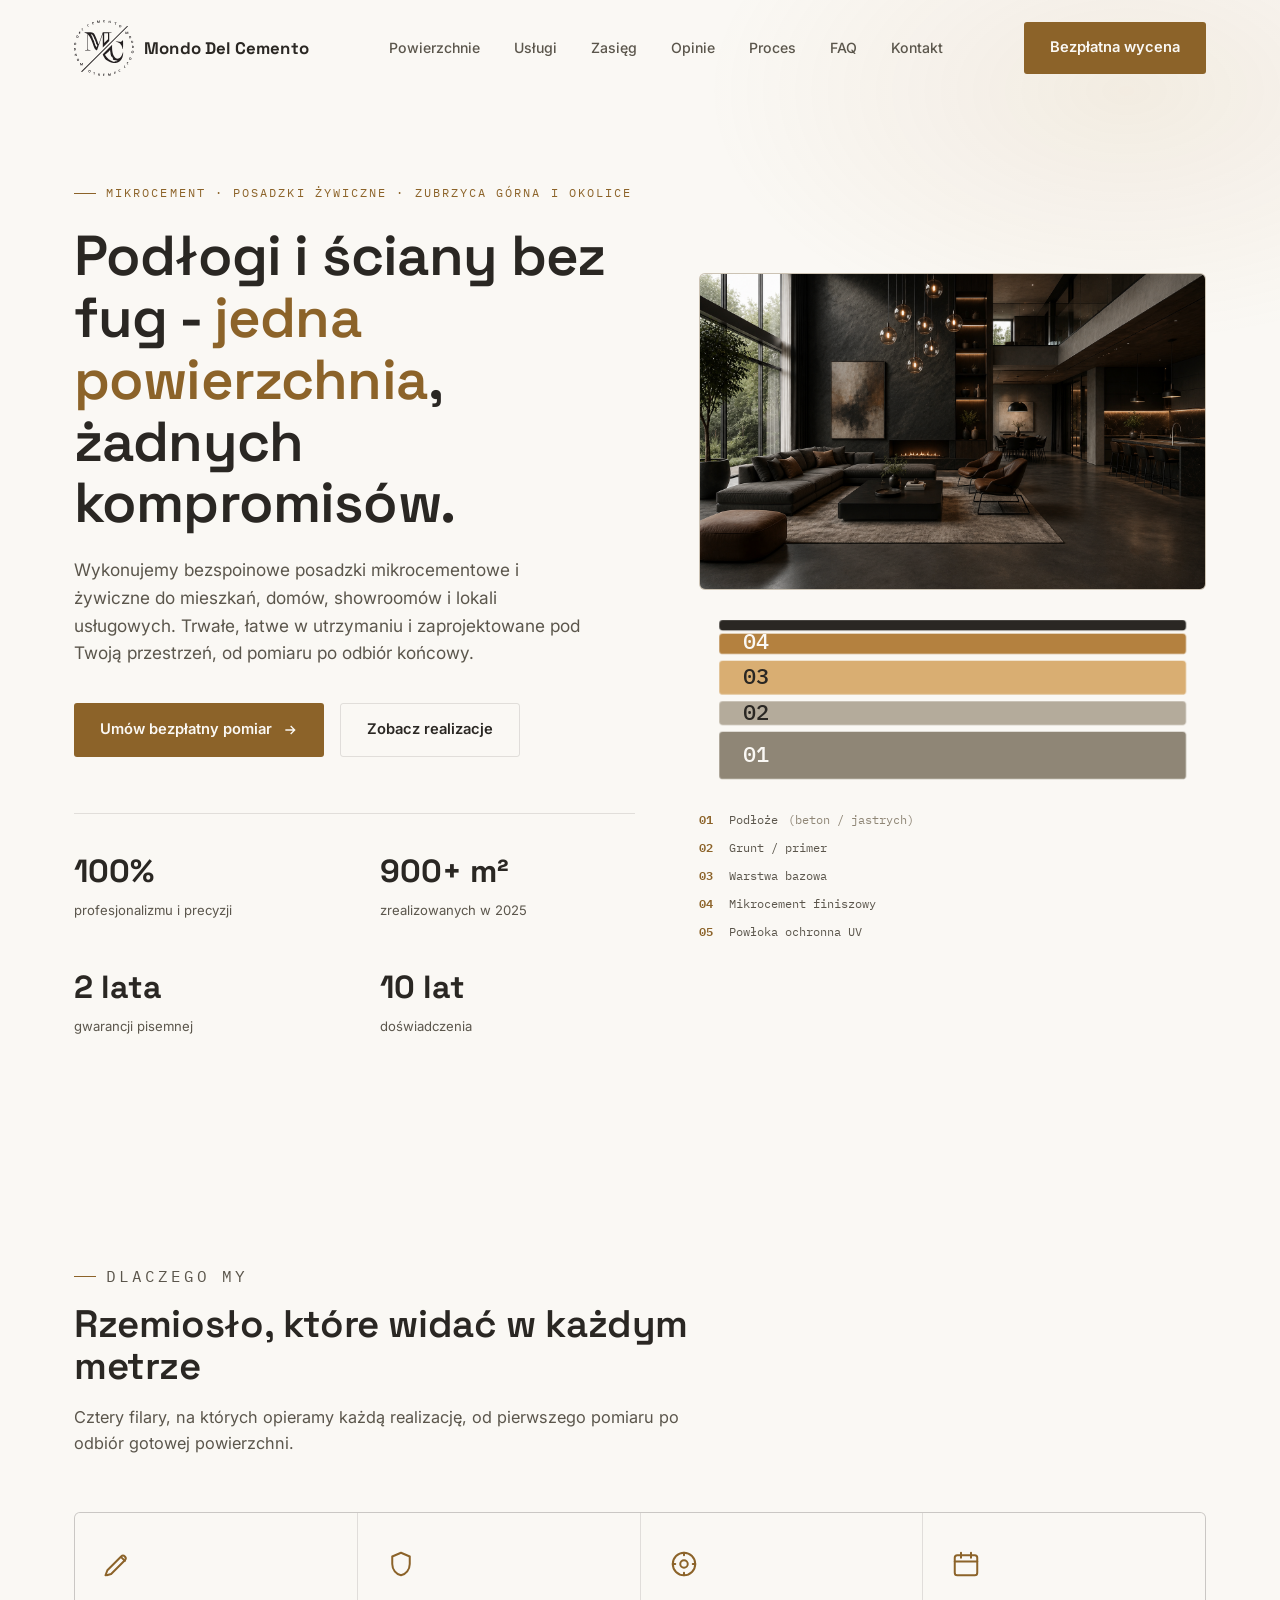
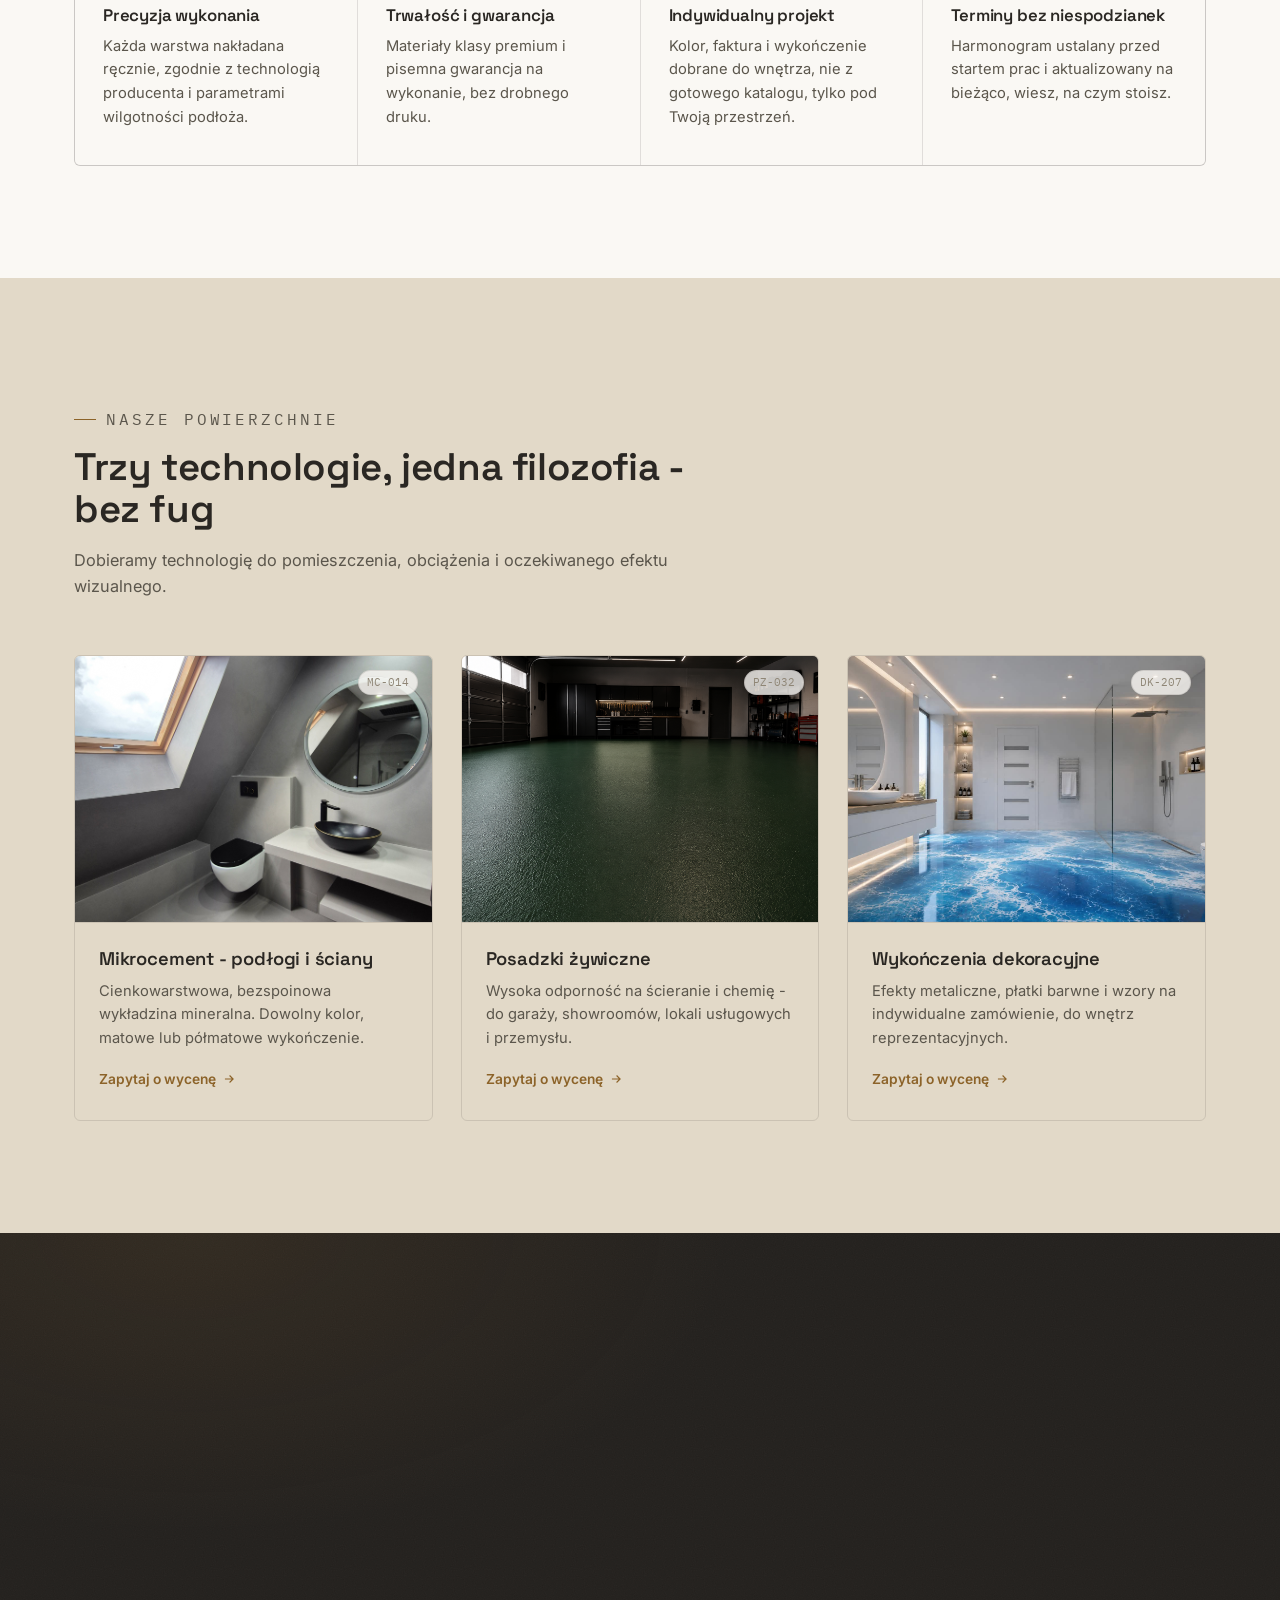
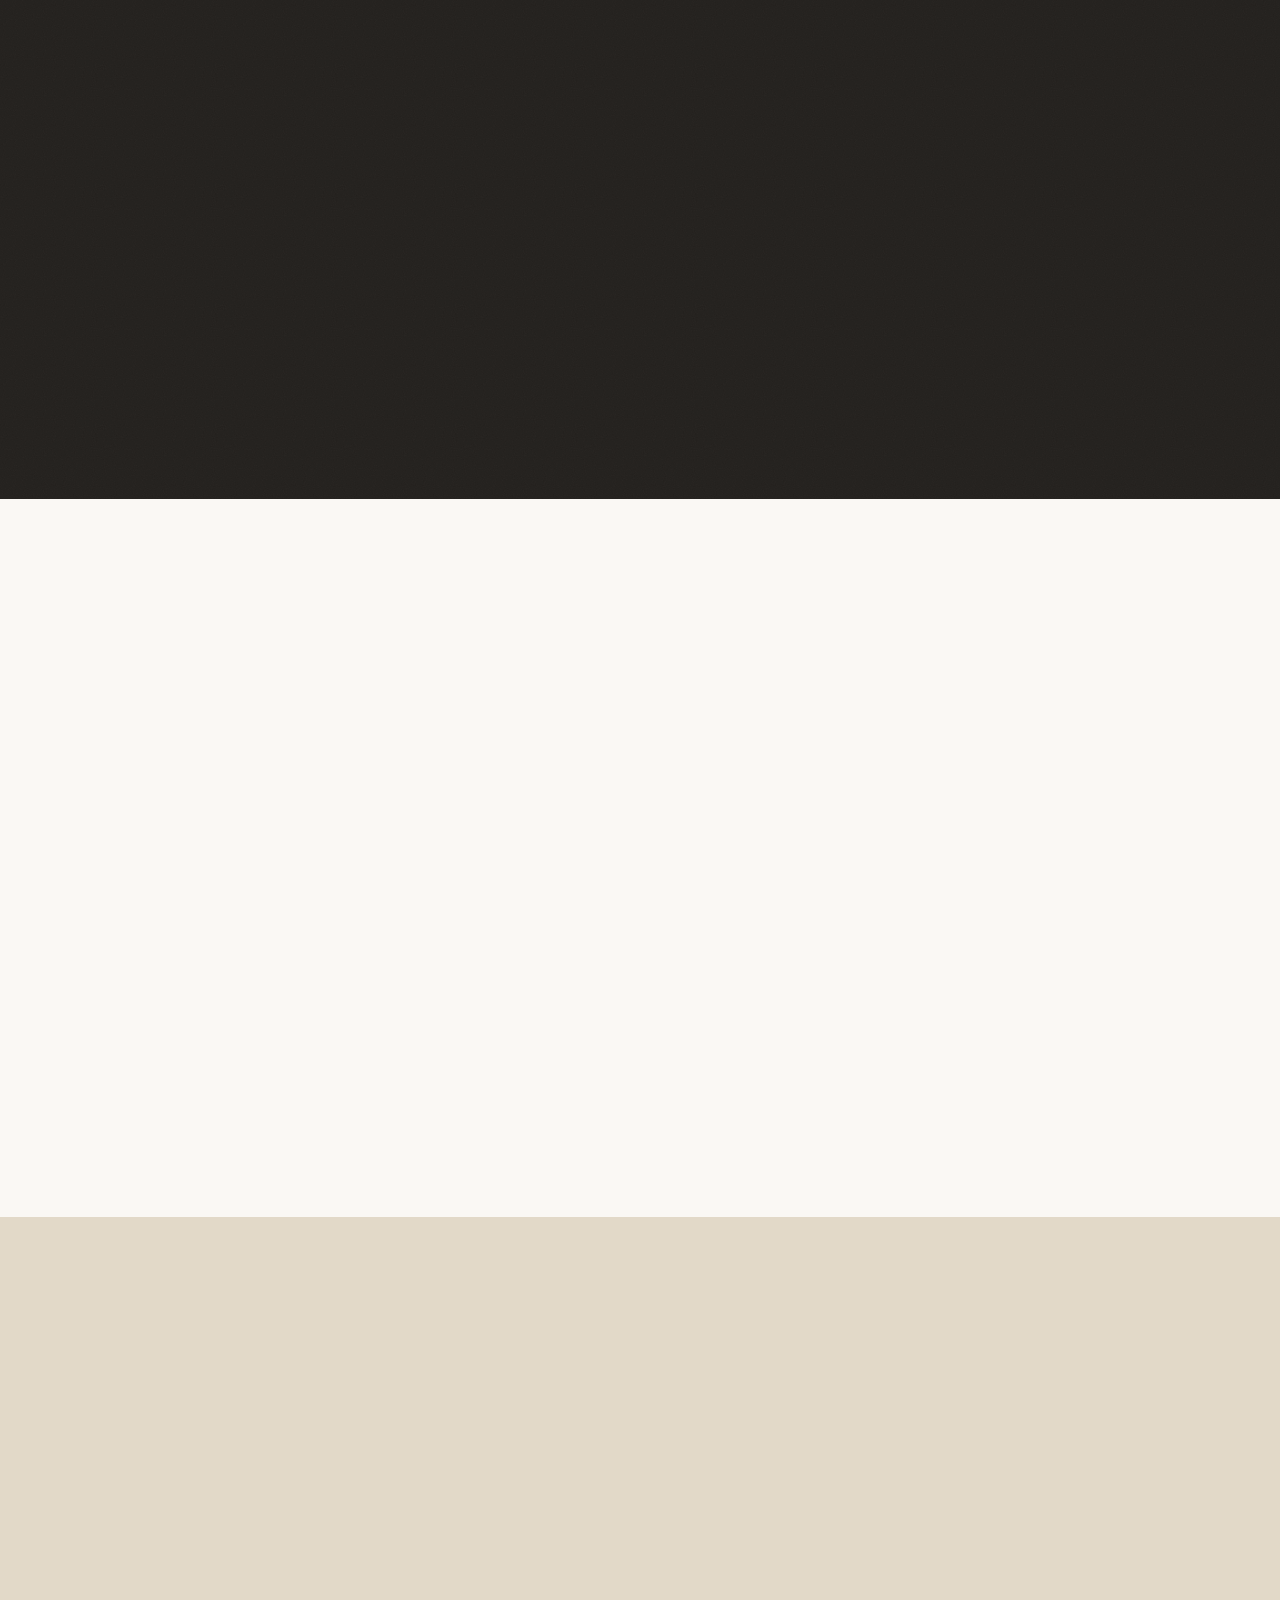
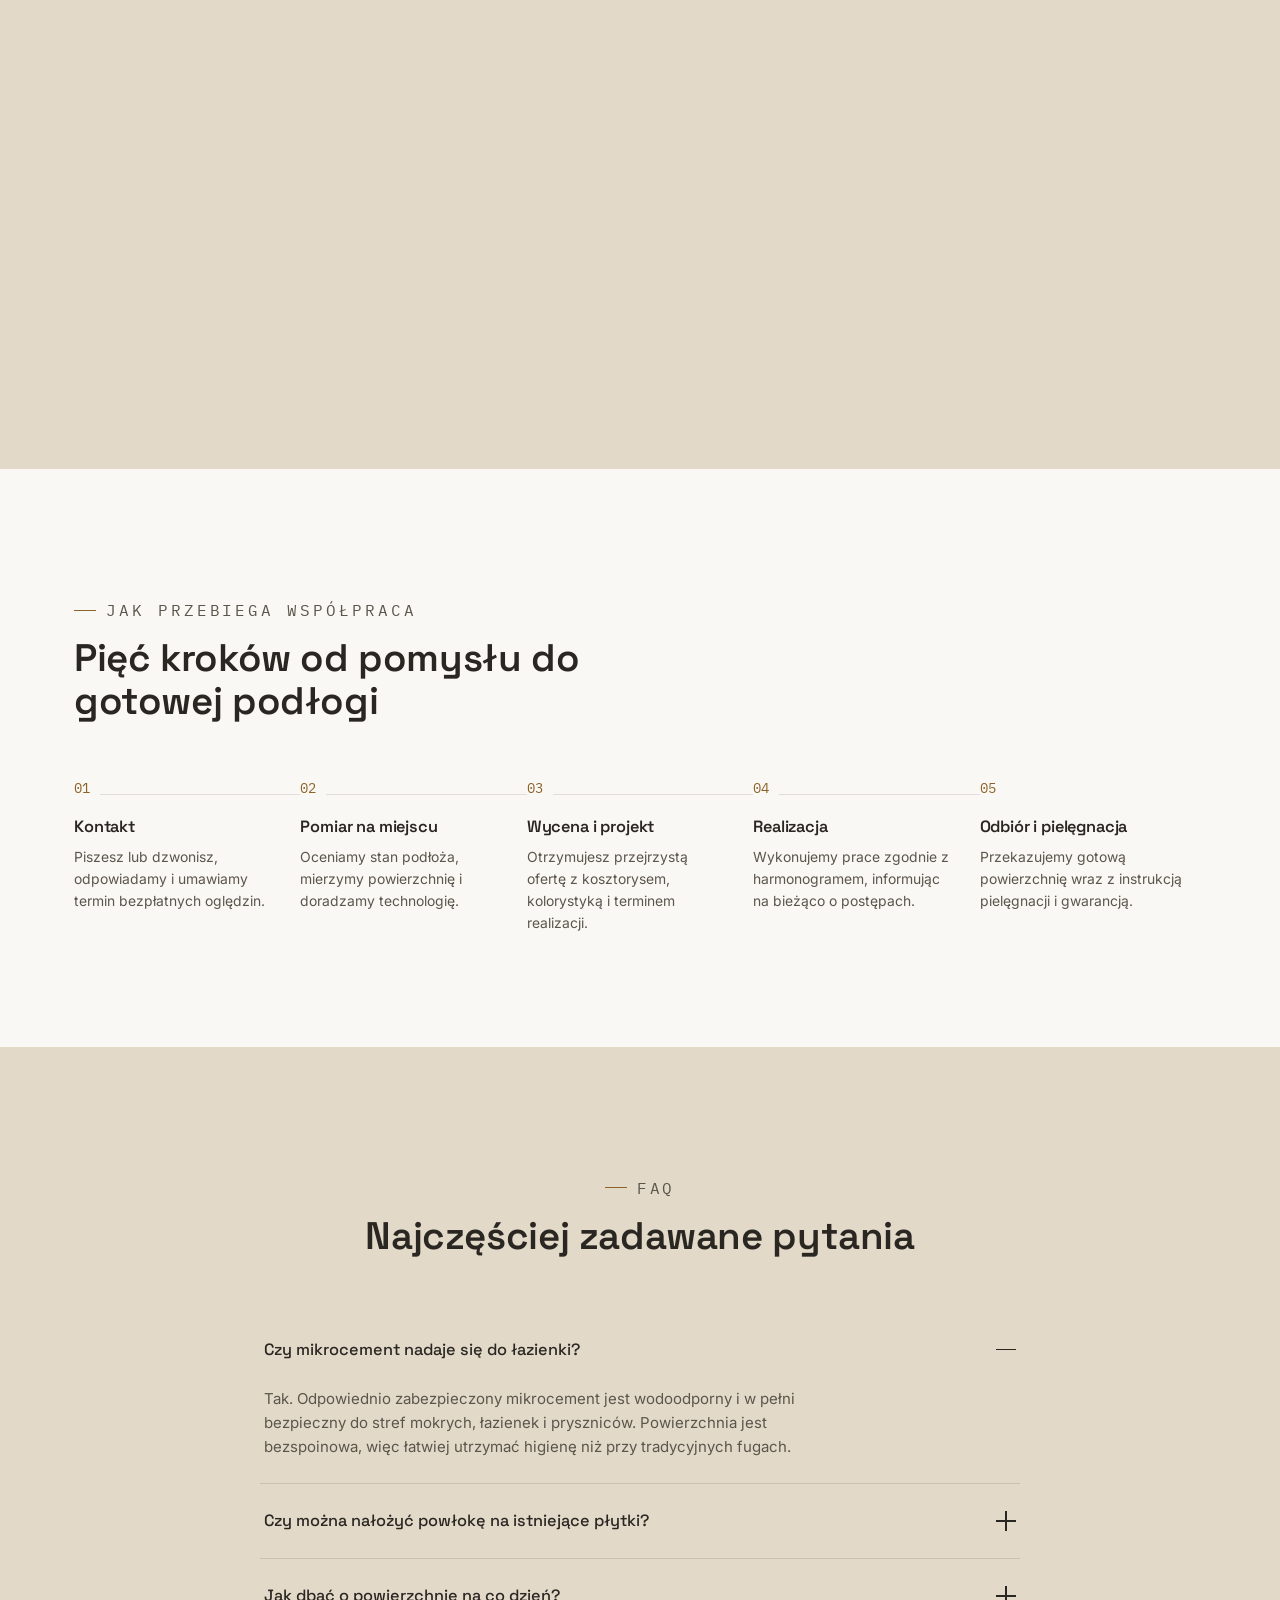
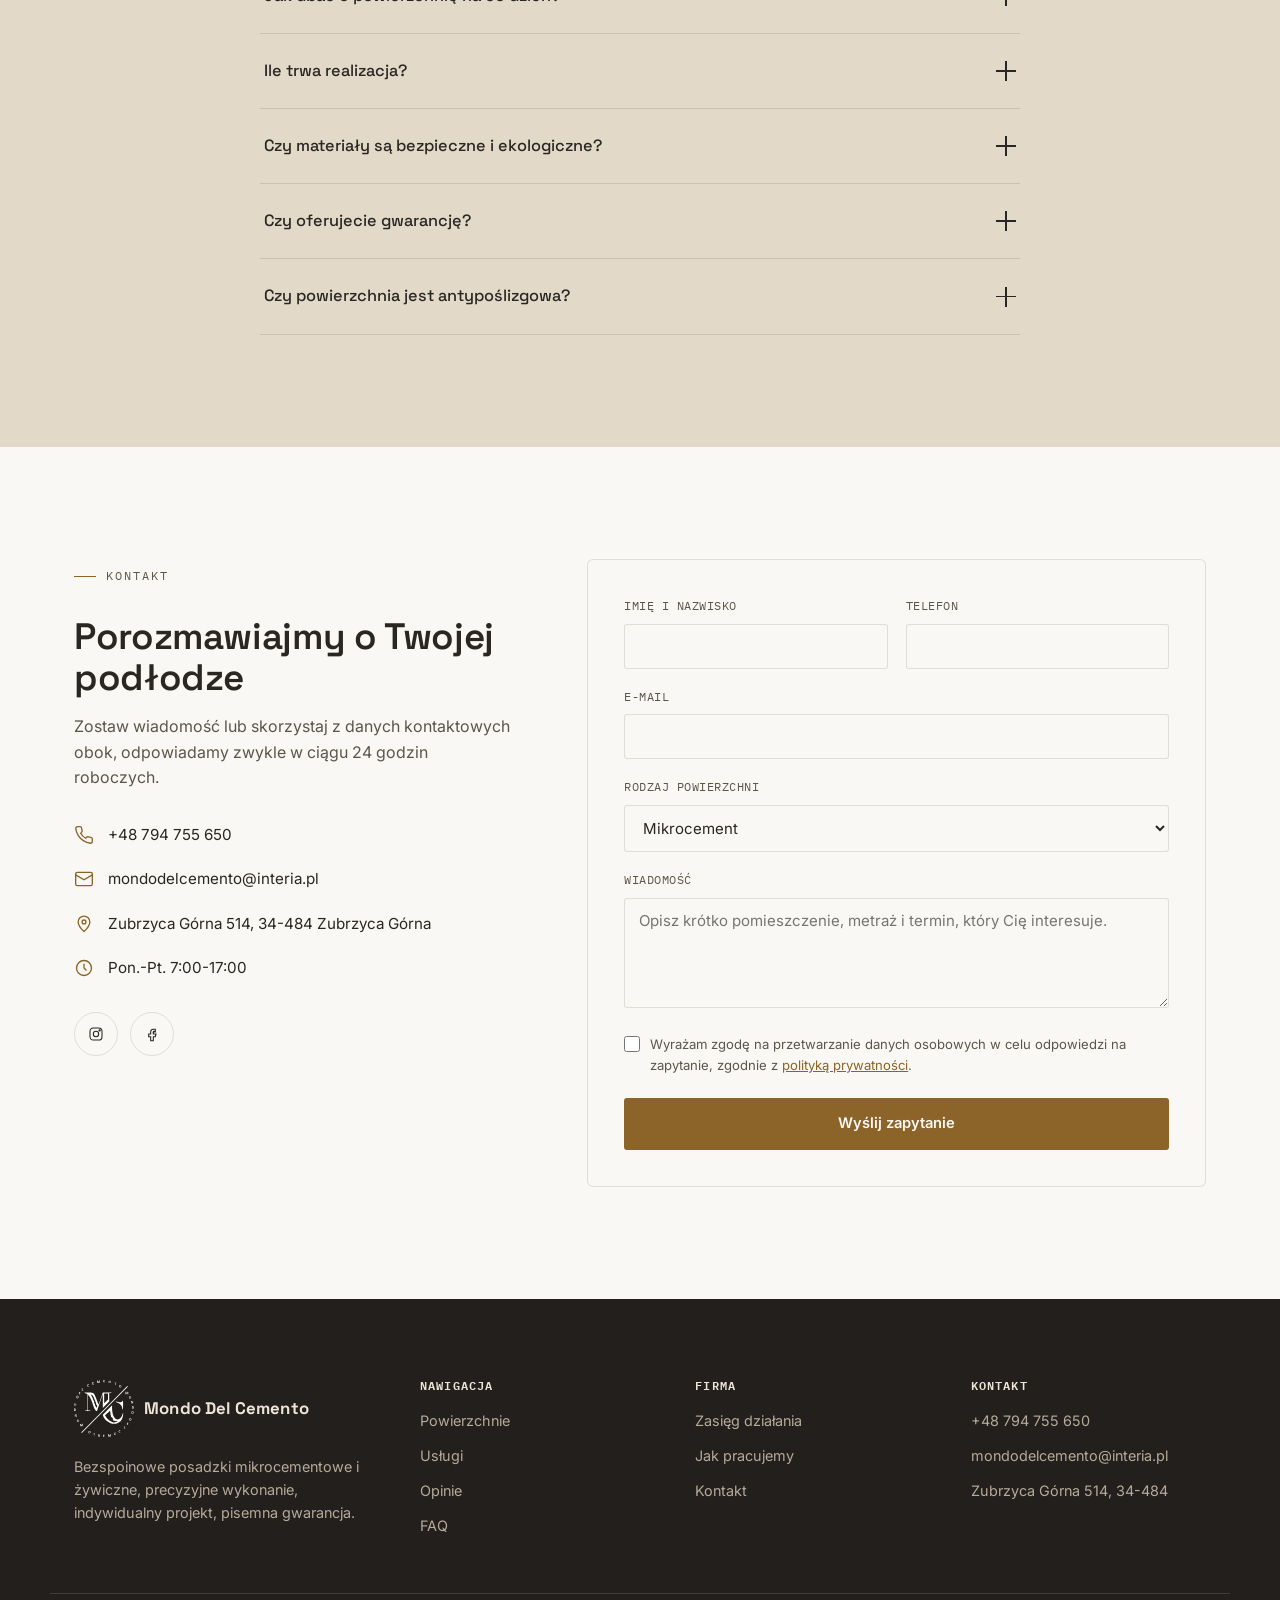
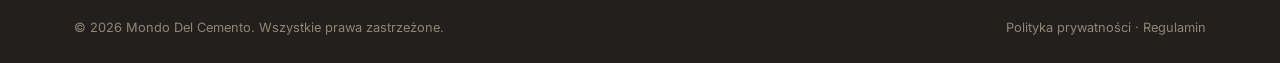
<file: index.html>
<!DOCTYPE html>
<html lang="pl">
<head>
<meta charset="UTF-8">
<meta name="viewport" content="width=device-width, initial-scale=1.0">
<title>Mondo Del Cemento - Mikrocement i posadzki żywiczne</title>
<meta name="description" content="Bezspoinowe posadzki mikrocementowe i żywiczne. Realizacje mieszkań, domów, showroomów i lokali usługowych. Bezpłatny pomiar i wycena.">
<link rel="canonical" href="https://mondodelcemento.pl/">
<meta name="theme-color" content="#221F1C">

<meta property="og:type" content="website">
<meta property="og:locale" content="pl_PL">
<meta property="og:site_name" content="Mondo Del Cemento">
<meta property="og:title" content="Mondo Del Cemento - Mikrocement i posadzki żywiczne">
<meta property="og:description" content="Bezspoinowe posadzki mikrocementowe i żywiczne. Realizacje mieszkań, domów, showroomów i lokali usługowych. Bezpłatny pomiar i wycena.">
<meta property="og:url" content="https://mondodelcemento.pl/">
<meta name="twitter:card" content="summary">

<link rel="icon" href="img/favicon.svg" type="image/svg+xml">

<link rel="preconnect" href="https://fonts.googleapis.com">
<link rel="preconnect" href="https://fonts.gstatic.com" crossorigin>
<link href="https://fonts.googleapis.com/css2?family=Space+Grotesk:wght@500;600;700&family=Inter:wght@400;500;600&family=IBM+Plex+Mono:wght@400;500&display=swap" rel="stylesheet">

<link rel="stylesheet" href="css/style.css">

<script type="application/ld+json">
{
  "@context": "https://schema.org",
  "@type": "HomeAndConstructionBusiness",
  "name": "Nazwa Firmy",
  "description": "Bezspoinowe posadzki mikrocementowe i żywiczne",
  "url": "https://mondodelcemento.pl/",
  "telephone": "+48794755650",
  "email": "mondodelcemento@interia.pl",
  "address": {
    "@type": "PostalAddress",
    "streetAddress": "Zubrzyca Górna 514",
    "postalCode": "34-484",
    "addressLocality": "Zubrzyca Górna",
    "addressCountry": "PL"
  },
  "areaServed": "PL",
  "openingHours": "Mo-Fr 08:00-16:00"
}
</script>
</head>
<body>

<a href="#main" class="skip-link">Przejdź do treści</a>

<!-- ================= NAV ================= -->
<header class="nav" id="nav">
  <div class="nav__backdrop" id="navBackdrop"></div>
  <div class="container nav__inner">
    <a href="#main" class="logo-slot" aria-label="Strona główna">
      <span class="logo-slot__mark"><img src="img/logo.svg" alt="Nazwa Firmy" class="logo-slot__img"></span>
      <span class="logo-slot__word">Mondo Del Cemento</span>
    </a>

    <nav class="nav__links" id="navLinks">
      <a href="#powierzchnie">Powierzchnie</a>
      <a href="#uslugi">Usługi</a>
      <a href="#zasieg">Zasięg</a>
      <a href="#opinie">Opinie</a>
      <a href="#proces">Proces</a>
      <a href="#faq">FAQ</a>
      <a href="#kontakt">Kontakt</a>
      <a href="#kontakt" class="btn btn-primary nav-mobile-cta">Bezpłatna wycena</a>
    </nav>

    <div class="nav__cta">
      <a href="#kontakt" class="btn btn-primary">Bezpłatna wycena</a>
      <button class="nav__burger" id="navBurger" aria-label="Otwórz menu" aria-expanded="false" aria-controls="navLinks">
        <span></span><span></span><span></span>
      </button>
    </div>
  </div>
</header>

<main id="main">

  <!-- ================= HERO ================= -->
  <section class="hero">
    <div class="container hero__grid">
      <div>
        <p class="eyebrow hero__eyebrow">Mikrocement · Posadzki żywiczne · Zubrzyca Górna i okolice</p>
        <h1>Podłogi i ściany bez fug - <em>jedna powierzchnia</em>, żadnych kompromisów.</h1>
        <p class="hero__lead">Wykonujemy bezspoinowe posadzki mikrocementowe i żywiczne do mieszkań, domów, showroomów i lokali usługowych. Trwałe, łatwe w utrzymaniu i zaprojektowane pod Twoją przestrzeń, od pomiaru po odbiór końcowy.</p>
        <div class="hero__cta">
          <a href="#kontakt" class="btn btn-primary">
            Umów bezpłatny pomiar
            <svg aria-hidden="true" focusable="false" viewBox="0 0 24 24" fill="none" stroke="currentColor" stroke-width="2"><path d="M5 12h14M13 6l6 6-6 6"/></svg>
          </a>
          <a href="#powierzchnie" class="btn btn-ghost">Zobacz realizacje</a>
        </div>

        <div class="hero__stats">
          <div class="hero__stat">
            <b>100%</b>
            <span>profesjonalizmu i precyzji</span>
          </div>
          <div class="hero__stat">
            <b>900+ m²</b>
            <span>zrealizowanych w <span id="prevYear">2000</span></span>
          </div>
          <div class="hero__stat">
            <b>2 lata</b>
            <span>gwarancji pisemnej</span>
          </div>
          <div class="hero__stat">
            <b id="experienceYears"> 12 lat</b>
            <span>doświadczenia</span>
          </div>
        </div>
      </div>

      <div class="hero-visual">
        <div class="hero-visual__photo">
          <img src="img/realizacja-hero.jpg" alt="Przykładowa realizacja - miejsce na Twoje zdjęcie" width="1600" height="1000">
        </div>

        <div class="layer-diagram">
          <svg aria-hidden="true" focusable="false" viewBox="0 60 300 110" xmlns="http://www.w3.org/2000/svg">
            <!-- podłoże -->
            <rect class="layer-band" x="12" y="132" width="276" height="28" rx="2" fill="#8F8676"/>
            <!-- grunt -->
            <rect class="layer-band" x="12" y="114" width="276" height="14" rx="2" fill="#B4AB9B"/>
            <!-- warstwa bazowa -->
            <rect class="layer-band" x="12" y="90" width="276" height="20" rx="2" fill="#D9AE72"/>
            <!-- mikrocement finiszowy -->
            <rect class="layer-band" x="12" y="74" width="276" height="12" rx="2" fill="#B4813F"/>
            <!-- powłoka ochronna -->
            <rect class="layer-band" x="12" y="66" width="276" height="6" rx="2" fill="#2A2723"/>

            <!-- numery warstw -->
            <text class="layer-num" x="26" y="150" fill="#FAF8F4">01</text>
            <text class="layer-num" x="26" y="125" fill="#2A2723">02</text>
            <text class="layer-num" x="26" y="104" fill="#2A2723">03</text>
            <text class="layer-num" x="26" y="83" fill="#FAF8F4">04</text>
          </svg>

          <ol class="layer-legend">
            <li><span class="layer-legend__num">01</span> Podłoże <em>(beton / jastrych)</em></li>
            <li><span class="layer-legend__num">02</span> Grunt / primer</li>
            <li><span class="layer-legend__num">03</span> Warstwa bazowa</li>
            <li><span class="layer-legend__num">04</span> Mikrocement finiszowy</li>
            <li><span class="layer-legend__num">05</span> Powłoka ochronna UV</li>
          </ol>
        </div>
      </div>
    </div>
  </section>

  <!-- ================= DLACZEGO MY ================= -->
  <section class="section">
    <div class="container">
      <div class="section-head reveal">
        <p class="eyebrow">Dlaczego my</p>
        <h2>Rzemiosło, które widać w każdym metrze</h2>
        <p>Cztery filary, na których opieramy każdą realizację, od pierwszego pomiaru po odbiór gotowej powierzchni.</p>
      </div>

      <div class="why-grid reveal">
        <div class="why-card">
          <svg aria-hidden="true" focusable="false" viewBox="0 0 24 24" fill="none" stroke="currentColor" stroke-width="1.6" stroke-linecap="round" stroke-linejoin="round"><path d="M3 21l3.5-1 11-11a2.1 2.1 0 0 0-3-3l-11 11L2 21"/><path d="M14.5 6.5l3 3"/></svg>
          <h3>Precyzja wykonania</h3>
          <p>Każda warstwa nakładana ręcznie, zgodnie z technologią producenta i parametrami wilgotności podłoża.</p>
        </div>
        <div class="why-card">
          <svg aria-hidden="true" focusable="false" viewBox="0 0 24 24" fill="none" stroke="currentColor" stroke-width="1.6" stroke-linecap="round" stroke-linejoin="round"><path d="M12 3l7 3v6c0 4.5-3 8-7 9-4-1-7-4.5-7-9V6l7-3z"/></svg>
          <h3>Trwałość i gwarancja</h3>
          <p>Materiały klasy premium i pisemna gwarancja na wykonanie, bez drobnego druku.</p>
        </div>
        <div class="why-card">
          <svg aria-hidden="true" focusable="false" viewBox="0 0 24 24" fill="none" stroke="currentColor" stroke-width="1.6" stroke-linecap="round" stroke-linejoin="round"><circle cx="12" cy="12" r="9"/><circle cx="12" cy="12" r="3"/><path d="M12 3v2M12 19v2M21 12h-2M5 12H3"/></svg>
          <h3>Indywidualny projekt</h3>
          <p>Kolor, faktura i wykończenie dobrane do wnętrza, nie z gotowego katalogu, tylko pod Twoją przestrzeń.</p>
        </div>
        <div class="why-card">
          <svg aria-hidden="true" focusable="false" viewBox="0 0 24 24" fill="none" stroke="currentColor" stroke-width="1.6" stroke-linecap="round" stroke-linejoin="round"><rect x="3" y="5" width="18" height="16" rx="2"/><path d="M3 10h18M8 3v4M16 3v4"/></svg>
          <h3>Terminy bez niespodzianek</h3>
          <p>Harmonogram ustalany przed startem prac i aktualizowany na bieżąco, wiesz, na czym stoisz.</p>
        </div>
      </div>
    </div>
  </section>

  <!-- ================= POWIERZCHNIE ================= -->
  <section class="section section--sand" id="powierzchnie">
    <div class="container">
      <div class="section-head reveal">
        <p class="eyebrow">Nasze powierzchnie</p>
        <h2>Trzy technologie, jedna filozofia - bez fug</h2>
        <p>Dobieramy technologię do pomieszczenia, obciążenia i oczekiwanego efektu wizualnego.</p>
      </div>

      <div class="products-grid reveal">
        <article class="product-card">
          <div class="product-card__media">
            <span class="product-card__code">MC-014</span>
            <img src="img/realizacja-mikrocement.jpg" alt="Przykładowa realizacja - mikrocement" width="1200" height="900" loading="lazy">
          </div>
          <div class="product-card__body">
            <h3>Mikrocement - podłogi i ściany</h3>
            <p>Cienkowarstwowa, bezspoinowa wykładzina mineralna. Dowolny kolor, matowe lub półmatowe wykończenie.</p>
            <a href="#kontakt" class="product-card__link">Zapytaj o wycenę <svg aria-hidden="true" focusable="false" viewBox="0 0 24 24" fill="none" stroke="currentColor" stroke-width="2"><path d="M5 12h14M13 6l6 6-6 6"/></svg></a>
          </div>
        </article>

        <article class="product-card">
          <div class="product-card__media">
            <span class="product-card__code">PZ-032</span>
            <img src="img/realizacja-zywica.jpg" alt="Przykładowa realizacja - posadzka żywiczna" width="1200" height="900" loading="lazy">
          </div>
          <div class="product-card__body">
            <h3>Posadzki żywiczne</h3>
            <p>Wysoka odporność na ścieranie i chemię - do garaży, showroomów, lokali usługowych i przemysłu.</p>
            <a href="#kontakt" class="product-card__link">Zapytaj o wycenę <svg aria-hidden="true" focusable="false" viewBox="0 0 24 24" fill="none" stroke="currentColor" stroke-width="2"><path d="M5 12h14M13 6l6 6-6 6"/></svg></a>
          </div>
        </article>

        <article class="product-card">
          <div class="product-card__media">
            <span class="product-card__code">DK-207</span>
            <img src="img/realizacja-dekoracyjne.jpg" alt="Przykładowa realizacja — wykończenie dekoracyjne" width="1200" height="900" loading="lazy">
          </div>
          <div class="product-card__body">
            <h3>Wykończenia dekoracyjne</h3>
            <p>Efekty metaliczne, płatki barwne i wzory na indywidualne zamówienie, do wnętrz reprezentacyjnych.</p>
            <a href="#kontakt" class="product-card__link">Zapytaj o wycenę <svg aria-hidden="true" focusable="false" viewBox="0 0 24 24" fill="none" stroke="currentColor" stroke-width="2"><path d="M5 12h14M13 6l6 6-6 6"/></svg></a>
          </div>
        </article>
      </div>
    </div>
  </section>

  <!-- ================= USŁUGI ================= -->
  <section class="section section--dark" id="uslugi">
    <div class="container">
      <div class="section-head reveal">
        <p class="eyebrow">Usługi</p>
        <h2>Zakres prac dopasowany do Twojego projektu</h2>
        <p>Od pojedynczego pomieszczenia po kompleksową realizację całego wnętrza.</p>
      </div>

      <div class="services-list reveal">
        <div class="service-row">
          <span class="service-row__num">01</span>
          <div>
            <h3>Usługa kompleksowa</h3>
            <p>Planowanie, dobór materiałów, wykonanie i odbiór - koordynujemy cały proces od A do Z.</p>
          </div>
          <svg class="service-row__arrow" viewBox="0 0 24 24" fill="none" stroke="currentColor" stroke-width="1.6"><path d="M5 12h14M13 6l6 6-6 6"/></svg>
        </div>
        <div class="service-row">
          <span class="service-row__num">02</span>
          <div>
            <h3>Renowacja istniejących powierzchni</h3>
            <p>Mikrocement i żywica nakładane bezpośrednio na płytki i stare posadzki, bez wyburzeń i pyłu.</p>
          </div>
          <svg class="service-row__arrow" viewBox="0 0 24 24" fill="none" stroke="currentColor" stroke-width="1.6"><path d="M5 12h14M13 6l6 6-6 6"/></svg>
        </div>
        <div class="service-row">
          <span class="service-row__num">03</span>
          <div>
            <h3>Łazienki bez fug</h3>
            <p>Wodoodporne, higieniczne wykończenie ścian i podłóg - jedna spójna powierzchnia bez silikonu.</p>
          </div>
          <svg class="service-row__arrow" viewBox="0 0 24 24" fill="none" stroke="currentColor" stroke-width="1.6"><path d="M5 12h14M13 6l6 6-6 6"/></svg>
        </div>
      </div>
    </div>
  </section>

  <!-- ================= ZASIĘG ================= -->
  <section class="section" id="zasieg">
    <div class="container">
      <div class="section-head reveal">
        <p class="eyebrow">Zasięg działania</p>
        <h2>Gdzie realizujemy projekty</h2>
      </div>

      <div class="coverage-grid reveal">
        <div class="coverage-map">
          <iframe src="https://www.google.com/maps/embed?pb=!1m18!1m12!1m3!1d1322212.2388755966!2d18.535454958444436!3d49.664741109909265!2m3!1f0!2f0!3f0!3m2!1i1024!2i768!4f13.1!3m3!1m2!1s0x6b87051f784dc519%3A0x7fcf97c86cf9749!2sMondo%20Del%20Cemento%20Mateusz%20Paluch!5e0!3m2!1spl!2spl!4v1785262231947!5m2!1spl!2spl" width=100% height="100%" style="border:0;" allowfullscreen="true" loading="lazy" referrerpolicy="strict-origin-when-cross-origin"></iframe>
        </div>
        <div class="coverage-cards">
          <div class="coverage-card">
            <h3><svg aria-hidden="true" focusable="false" viewBox="0 0 24 24" fill="none" stroke="currentColor" stroke-width="1.6"><path d="M12 21s-7-6.5-7-11.5A7 7 0 0 1 19 9.5C19 14.5 12 21 12 21z"/><circle cx="12" cy="9.5" r="2.3"/></svg> Zubrzyca Górna i okolice</h3>
            <p>Regularnie realizujemy projekty w Zubrzycy Górnej oraz w promieniu ok. 50 km.</p>
          </div>
          <div class="coverage-card">
            <h3><svg aria-hidden="true" focusable="false" viewBox="0 0 24 24" fill="none" stroke="currentColor" stroke-width="1.6"><path d="M2 12h20M12 2a15 15 0 0 1 0 20 15 15 0 0 1 0-20z"/></svg> Cała Polska</h3>
            <p>Przy większych realizacjach dojeżdżamy na terenie całego kraju, warunki ustalamy indywidualnie.</p>
          </div>
          <!-- Do dodania w przyszłości -->
          <!-- <div class="coverage-card">
            <h3><svg aria-hidden="true" focusable="false" viewBox="0 0 24 24" fill="none" stroke="currentColor" stroke-width="1.6"><rect x="3" y="7" width="18" height="14" rx="2"/><path d="M8 7V4h8v3"/></svg> Showroom</h3>
            <p>Zobacz próbki na żywo pod adresem: <a href="#kontakt">ul. Zubrzyca Górna 514, 34-484</a>. Wizyty po wcześniejszym umówieniu.</p>
          </div> -->
        </div>
      </div>
    </div>
  </section>

  <!-- ================= OPINIE ================= -->
  <section class="section section--sand" id="opinie">
    <div class="container">
      <div class="section-head center reveal">
        <p class="eyebrow eyebrow--center">Opinie klientów</p>
        <h2>Co mówią osoby, dla których pracowaliśmy</h2>
      </div>

      <div class="testimonials reveal">
        <div class="testimonial">
          <div class="testimonial__stars">
            <svg aria-hidden="true" focusable="false" viewBox="0 0 24 24" fill="currentColor"><path d="M12 2l3 7h7l-5.5 4.5L18.5 21 12 16.5 5.5 21 7.5 13.5 2 9h7z"/></svg>
            <svg aria-hidden="true" focusable="false" viewBox="0 0 24 24" fill="currentColor"><path d="M12 2l3 7h7l-5.5 4.5L18.5 21 12 16.5 5.5 21 7.5 13.5 2 9h7z"/></svg>
            <svg aria-hidden="true" focusable="false" viewBox="0 0 24 24" fill="currentColor"><path d="M12 2l3 7h7l-5.5 4.5L18.5 21 12 16.5 5.5 21 7.5 13.5 2 9h7z"/></svg>
            <svg aria-hidden="true" focusable="false" viewBox="0 0 24 24" fill="currentColor"><path d="M12 2l3 7h7l-5.5 4.5L18.5 21 12 16.5 5.5 21 7.5 13.5 2 9h7z"/></svg>
            <svg aria-hidden="true" focusable="false" viewBox="0 0 24 24" fill="currentColor"><path d="M12 2l3 7h7l-5.5 4.5L18.5 21 12 16.5 5.5 21 7.5 13.5 2 9h7z"/></svg>
          </div>
          <p>„Wszystko wykonane bardzo starannie i estetycznie, efekt końcowy wygląda świetnie. Super kontakt na każdym etapie współpracy. Profesjonalne podejście, terminowość i dbałość o detale. Zdecydowanie polecam! 🙂🙂 Dziękuję bardzo ! 😃"</p>
          <div class="testimonial__author">
            <div class="testimonial__avatar">M.</div>
            <div><b>M.</b><span>Realizacja mieszkania</span></div>
          </div>
        </div>

        <div class="testimonial">
          <div class="testimonial__stars">
            <svg aria-hidden="true" focusable="false" viewBox="0 0 24 24" fill="currentColor"><path d="M12 2l3 7h7l-5.5 4.5L18.5 21 12 16.5 5.5 21 7.5 13.5 2 9h7z"/></svg>
            <svg aria-hidden="true" focusable="false" viewBox="0 0 24 24" fill="currentColor"><path d="M12 2l3 7h7l-5.5 4.5L18.5 21 12 16.5 5.5 21 7.5 13.5 2 9h7z"/></svg>
            <svg aria-hidden="true" focusable="false" viewBox="0 0 24 24" fill="currentColor"><path d="M12 2l3 7h7l-5.5 4.5L18.5 21 12 16.5 5.5 21 7.5 13.5 2 9h7z"/></svg>
            <svg aria-hidden="true" focusable="false" viewBox="0 0 24 24" fill="currentColor"><path d="M12 2l3 7h7l-5.5 4.5L18.5 21 12 16.5 5.5 21 7.5 13.5 2 9h7z"/></svg>
            <svg aria-hidden="true" focusable="false" viewBox="0 0 24 24" fill="currentColor"><path d="M12 2l3 7h7l-5.5 4.5L18.5 21 12 16.5 5.5 21 7.5 13.5 2 9h7z"/></svg>
          </div>
          <p>„Serdecznie polecam współprace. Świetny kontakt z Panem Mateuszem, profesjonalne podejście. Jestem bardzo zadowolona. Praca wykonana solidnie, z dbałością o każdy detal. Całość wygląda dokładnie tak jak oczekiwałam. Zdecydowanie polecam!"</p>
          <div class="testimonial__author">
            <div class="testimonial__avatar">L.</div>
            <div><b>L.</b><span>Realizacja mieszkania</span></div>
          </div>
        </div>

        <div class="testimonial">
          <div class="testimonial__stars">
            <svg aria-hidden="true" focusable="false" viewBox="0 0 24 24" fill="currentColor"><path d="M12 2l3 7h7l-5.5 4.5L18.5 21 12 16.5 5.5 21 7.5 13.5 2 9h7z"/></svg>
            <svg aria-hidden="true" focusable="false" viewBox="0 0 24 24" fill="currentColor"><path d="M12 2l3 7h7l-5.5 4.5L18.5 21 12 16.5 5.5 21 7.5 13.5 2 9h7z"/></svg>
            <svg aria-hidden="true" focusable="false" viewBox="0 0 24 24" fill="currentColor"><path d="M12 2l3 7h7l-5.5 4.5L18.5 21 12 16.5 5.5 21 7.5 13.5 2 9h7z"/></svg>
            <svg aria-hidden="true" focusable="false" viewBox="0 0 24 24" fill="currentColor"><path d="M12 2l3 7h7l-5.5 4.5L18.5 21 12 16.5 5.5 21 7.5 13.5 2 9h7z"/></svg>
            <svg aria-hidden="true" focusable="false" viewBox="0 0 24 24" fill="currentColor"><path d="M12 2l3 7h7l-5.5 4.5L18.5 21 12 16.5 5.5 21 7.5 13.5 2 9h7z"/></svg>
          </div>
          <p>„Jestem bardzo zadowolona z wykonania łazienki z mikrocementu. Praca została wykonana bardzo dokładnie i estetycznie, z dbałością o każdy detal. Kontakt z firmą był świetny, wszystko przebiegło sprawnie i zgodnie z ustaleniami. Efekt końcowy przerósł moje oczekiwania - łazienka wygląda nowocześnie i elegancko. Z czystym sumieniem polecam tę firmę każdemu, kto szuka profesjonalistów!"</p>
          <div class="testimonial__author">
            <div class="testimonial__avatar">P.</div>
            <div><b>P.</b><span>Renowacja łazienki</span></div>
          </div>
        </div>
      </div>
    </div>
  </section>

  <!-- ================= PROCES ================= -->
  <section class="section" id="proces">
    <div class="container">
      <div class="section-head reveal">
        <p class="eyebrow">Jak przebiega współpraca</p>
        <h2>Pięć kroków od pomysłu do gotowej podłogi</h2>
      </div>

      <div class="process reveal">
        <div class="process-step">
          <span class="process-step__num">01</span>
          <h3>Kontakt</h3>
          <p>Piszesz lub dzwonisz, odpowiadamy i umawiamy termin bezpłatnych oględzin.</p>
        </div>
        <div class="process-step">
          <span class="process-step__num">02</span>
          <h3>Pomiar na miejscu</h3>
          <p>Oceniamy stan podłoża, mierzymy powierzchnię i doradzamy technologię.</p>
        </div>
        <div class="process-step">
          <span class="process-step__num">03</span>
          <h3>Wycena i projekt</h3>
          <p>Otrzymujesz przejrzystą ofertę z kosztorysem, kolorystyką i terminem realizacji.</p>
        </div>
        <div class="process-step">
          <span class="process-step__num">04</span>
          <h3>Realizacja</h3>
          <p>Wykonujemy prace zgodnie z harmonogramem, informując na bieżąco o postępach.</p>
        </div>
        <div class="process-step">
          <span class="process-step__num">05</span>
          <h3>Odbiór i pielęgnacja</h3>
          <p>Przekazujemy gotową powierzchnię wraz z instrukcją pielęgnacji i gwarancją.</p>
        </div>
      </div>
    </div>
  </section>

  <!-- ================= FAQ ================= -->
  <section class="section section--sand" id="faq">
    <div class="container">
      <div class="section-head center reveal">
        <p class="eyebrow eyebrow--center">FAQ</p>
        <h2>Najczęściej zadawane pytania</h2>
      </div>

      <div class="faq-list reveal">
        <div class="faq-item is-open">
          <button class="faq-q" aria-expanded="true">
            Czy mikrocement nadaje się do łazienki?
            <span class="faq-q__icon"></span>
          </button>
          <div class="faq-a">
            <p>Tak. Odpowiednio zabezpieczony mikrocement jest wodoodporny i w pełni bezpieczny do stref mokrych, łazienek i pryszniców. Powierzchnia jest bezspoinowa, więc łatwiej utrzymać higienę niż przy tradycyjnych fugach.</p>
          </div>
        </div>
        <div class="faq-item">
          <button class="faq-q" aria-expanded="false">
            Czy można nałożyć powłokę na istniejące płytki?
            <span class="faq-q__icon"></span>
          </button>
          <div class="faq-a">
            <p>Tak, w większości przypadków mikrocement i posadzki żywiczne można aplikować bezpośrednio na istniejące płytki, pod warunkiem że są solidnie osadzone. Oszczędza to czas i ogranicza prace wyburzeniowe.</p>
          </div>
        </div>
        <div class="faq-item">
          <button class="faq-q" aria-expanded="false">
            Jak dbać o powierzchnię na co dzień?
            <span class="faq-q__icon"></span>
          </button>
          <div class="faq-a">
            <p>Wystarczy regularne mycie miękką mopem z wodą i delikatnym detergentem. Należy unikać silnych środków ściernych i kwasowych, które mogą uszkodzić powłokę ochronną.</p>
          </div>
        </div>
        <div class="faq-item">
          <button class="faq-q" aria-expanded="false">
            Ile trwa realizacja?
            <span class="faq-q__icon"></span>
          </button>
          <div class="faq-a">
            <p>Czas zależy od zakresu prac i metrażu. Standardowe pomieszczenie zajmuje zwykle 5-7 dni, licząc przygotowanie podłoża, aplikację warstw i czas schnięcia między nimi.</p>
          </div>
        </div>
        <div class="faq-item">
          <button class="faq-q" aria-expanded="false">
            Czy materiały są bezpieczne i ekologiczne?
            <span class="faq-q__icon"></span>
          </button>
          <div class="faq-a">
            <p>Stosujemy materiały o niskiej emisji lotnych związków organicznych (VOC), bezpieczne dla zdrowia domowników po pełnym utwardzeniu powłoki.</p>
          </div>
        </div>
        <div class="faq-item">
          <button class="faq-q" aria-expanded="false">
            Czy oferujecie gwarancję?
            <span class="faq-q__icon"></span>
          </button>
          <div class="faq-a">
            <p>Tak, na wykonane prace i zastosowane materiały udzielamy pisemnej gwarancji, szczegóły ustalamy indywidualnie w umowie.</p>
          </div>
        </div>
        <div class="faq-item">
          <button class="faq-q" aria-expanded="false">
            Czy powierzchnia jest antypoślizgowa?
            <span class="faq-q__icon"></span>
          </button>
          <div class="faq-a">
            <p>Tak, na życzenie możemy zastosować powłokę o zwiększonej antypoślizgowości, polecaną szczególnie do łazienek, wejść i stref o podwyższonym ryzyku poślizgu.</p>
          </div>
        </div>
      </div>
    </div>
  </section>

  <!-- ================= KONTAKT ================= -->
  <section class="section" id="kontakt">
    <div class="container contact-grid">
      <div class="contact-info reveal">
        <p class="eyebrow">Kontakt</p>
        <h2>Porozmawiajmy o Twojej podłodze</h2>
        <p>Zostaw wiadomość lub skorzystaj z danych kontaktowych obok, odpowiadamy zwykle w ciągu 24 godzin roboczych.</p>

        <ul class="contact-list">
          <li>
            <svg aria-hidden="true" focusable="false" viewBox="0 0 24 24" fill="none" stroke="currentColor" stroke-width="1.6"><path d="M22 16.9v3a2 2 0 0 1-2.2 2 19.8 19.8 0 0 1-8.6-3.1 19.5 19.5 0 0 1-6-6 19.8 19.8 0 0 1-3.1-8.7A2 2 0 0 1 4.1 2h3a2 2 0 0 1 2 1.7c.1 1 .3 2 .6 2.9a2 2 0 0 1-.5 2.1L8 9.9a16 16 0 0 0 6 6l1.2-1.2a2 2 0 0 1 2.1-.5c.9.3 1.9.5 2.9.6a2 2 0 0 1 1.8 2.1z"/></svg>
            +48 794 755 650
          </li>
          <li>
            <svg aria-hidden="true" focusable="false" viewBox="0 0 24 24" fill="none" stroke="currentColor" stroke-width="1.6"><rect x="2" y="4" width="20" height="16" rx="2"/><path d="M2 7l10 6 10-6"/></svg>
            mondodelcemento@interia.pl
          </li>
          <li>
            <svg aria-hidden="true" focusable="false" viewBox="0 0 24 24" fill="none" stroke="currentColor" stroke-width="1.6"><path d="M12 21s-7-6.5-7-11.5A7 7 0 0 1 19 9.5C19 14.5 12 21 12 21z"/><circle cx="12" cy="9.5" r="2.3"/></svg>
            Zubrzyca Górna 514, 34-484 Zubrzyca Górna
          </li>
          <li>
            <svg aria-hidden="true" focusable="false" viewBox="0 0 24 24" fill="none" stroke="currentColor" stroke-width="1.6"><circle cx="12" cy="12" r="9"/><path d="M12 7v5l3 3"/></svg>
            Pon.-Pt. 7:00-17:00
          </li>
        </ul>

        <div class="contact-social">
          <a href="https://www.instagram.com/mondo_del_cemento" aria-label="Instagram" target="_blank" rel="noopener noreferrer">
            <svg aria-hidden="true" focusable="false" viewBox="0 0 24 24" fill="none" stroke="currentColor" stroke-width="1.6"><rect x="3" y="3" width="18" height="18" rx="5"/><circle cx="12" cy="12" r="4"/><circle cx="17.5" cy="6.5" r="1"/></svg>
          </a>
          <a href="https://www.facebook.com/people/Mondo-Del-Cemento/61575599308645/" aria-label="Facebook" target="_blank" rel="noopener noreferrer">
            <svg aria-hidden="true" focusable="false" viewBox="0 0 24 24" fill="none" stroke="currentColor" stroke-width="1.6"><path d="M14 9h3V5h-3a4 4 0 0 0-4 4v3H7v4h3v6h4v-6h3l1-4h-4V9a1 1 0 0 1 1-1z"/></svg>
          </a>
        </div>
      </div>

      <form class="form reveal" id="contactForm" novalidate>
        <div class="form-row">
          <div class="field">
            <label for="imie">Imię i nazwisko</label>
            <input type="text" id="imie" name="imie" autocomplete="name" maxlength="120" required>
          </div>
          <div class="field">
            <label for="telefon">Telefon</label>
            <input type="tel" id="telefon" name="telefon" autocomplete="tel" inputmode="tel" maxlength="40">
          </div>
        </div>

        <div class="field">
          <label for="email">E-mail</label>
          <input type="email" id="email" name="email" autocomplete="email" inputmode="email" required>
        </div>

        <div class="field">
          <label for="temat">Rodzaj powierzchni</label>
          <select id="temat" name="temat">
            <option value="Mikrocement">Mikrocement</option>
            <option value="Posadzka żywiczna">Posadzka żywiczna</option>
            <option value="Wykończenie dekoracyjne">Wykończenie dekoracyjne</option>
            <option value="Nie wiem, proszę o kontakt">Nie wiem, proszę o kontakt</option>
          </select>
        </div>

        <div class="field">
          <label for="wiadomosc">Wiadomość</label>
          <textarea id="wiadomosc" name="wiadomosc" placeholder="Opisz krótko pomieszczenie, metraż i termin, który Cię interesuje." maxlength="4000" required></textarea>
        </div>

        <!-- honeypot, pole niewidoczne dla użytkownika, wyłapuje boty -->
        <div class="form-hp" aria-hidden="true">
          <label for="website">Nie wypełniaj tego pola</label>
          <input type="text" id="website" name="website" tabindex="-1" autocomplete="off">
        </div>

        <label class="field-check">
          <input type="checkbox" id="zgoda" name="zgoda" required>
          <span>Wyrażam zgodę na przetwarzanie danych osobowych w celu odpowiedzi na zapytanie, zgodnie z <a href="#">polityką prywatności</a>.</span>
        </label>

        <button type="submit" class="btn btn-primary">Wyślij zapytanie</button>

        <div class="form-status" id="formStatus" role="status" aria-live="polite"></div>
      </form>
    </div>
  </section>

</main>

<!-- ================= FOOTER ================= -->
<footer class="footer">
  <div class="container footer__top">
    <div class="footer-about">
      <a href="#main" class="logo-slot">
        <span class="logo-slot__mark"><img src="img/logo_white.svg" alt="Nazwa Firmy" class="logo-slot__img" style="fill: #fff;"></span>
        <span class="logo-slot__word">Mondo Del Cemento</span>
      </a>
      <p>Bezspoinowe posadzki mikrocementowe i żywiczne, precyzyjne wykonanie, indywidualny projekt, pisemna gwarancja.</p>
    </div>
    <div>
      <h4>Nawigacja</h4>
      <div class="footer-links">
        <a href="#powierzchnie">Powierzchnie</a>
        <a href="#uslugi">Usługi</a>
        <a href="#opinie">Opinie</a>
        <a href="#faq">FAQ</a>
      </div>
    </div>
    <div>
      <h4>Firma</h4>
      <div class="footer-links">
        <a href="#zasieg">Zasięg działania</a>
        <a href="#proces">Jak pracujemy</a>
        <a href="#kontakt">Kontakt</a>
      </div>
    </div>
    <div>
      <h4>Kontakt</h4>
      <div class="footer-links">
        <a href="tel:+48794755650">+48 794 755 650</a>
        <a href="mailto:mondodelcemento@interia.pl">mondodelcemento@interia.pl</a>
        <a href="#">Zubrzyca Górna 514, 34-484</a>
      </div>
    </div>
  </div>

  <div class="container footer__bottom">
    <span>© <span id="year"></span> Mondo Del Cemento. Wszystkie prawa zastrzeżone.</span>
    <span><a href="/polityka-prywatnosci.html">Polityka prywatności</a> · <a href="/regulamin.html">Regulamin</a></span>
  </div>
</footer>

<button class="to-top" id="toTop" aria-label="Wróć na górę strony">
  <svg aria-hidden="true" focusable="false" viewBox="0 0 24 24" fill="none" stroke="currentColor" stroke-width="2"><path d="M12 19V5M5 12l7-7 7 7"/></svg>
</button>

<script src="js/script.js"></script>
</body>
</html>
</file>
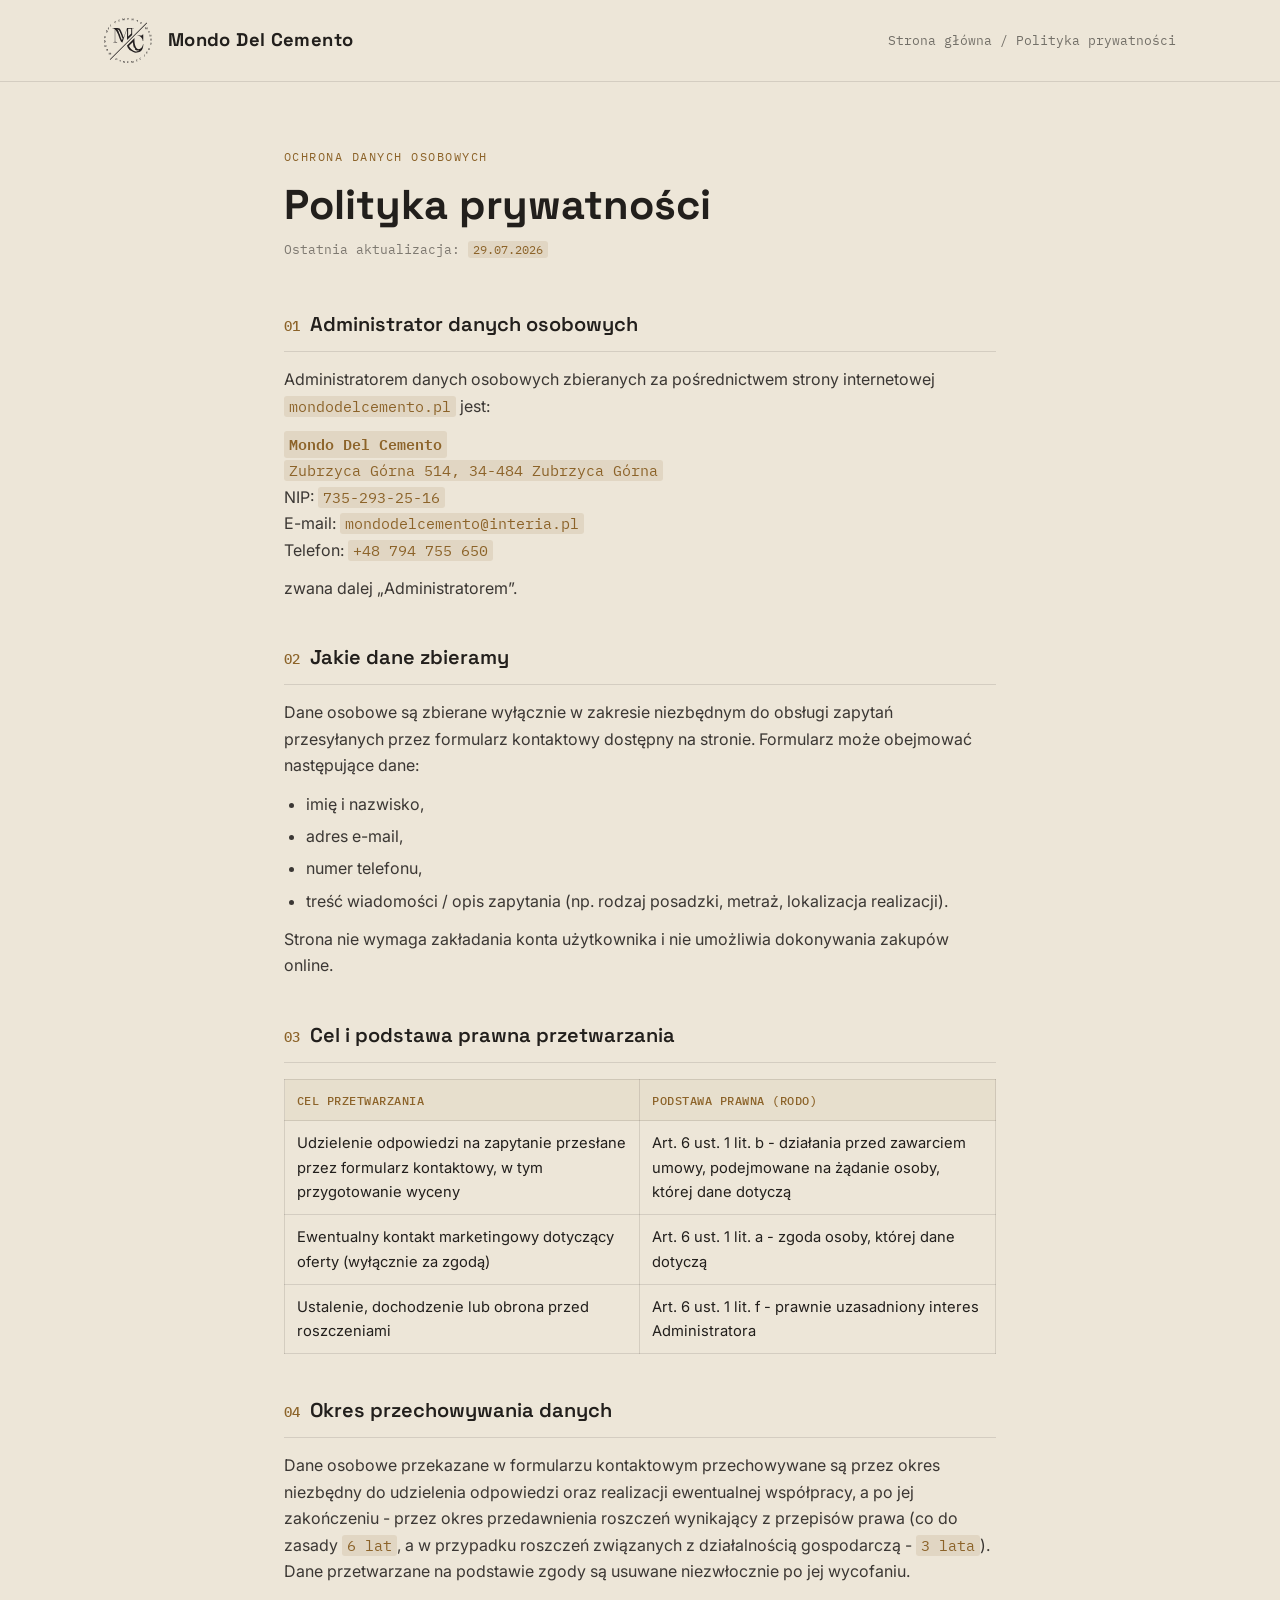
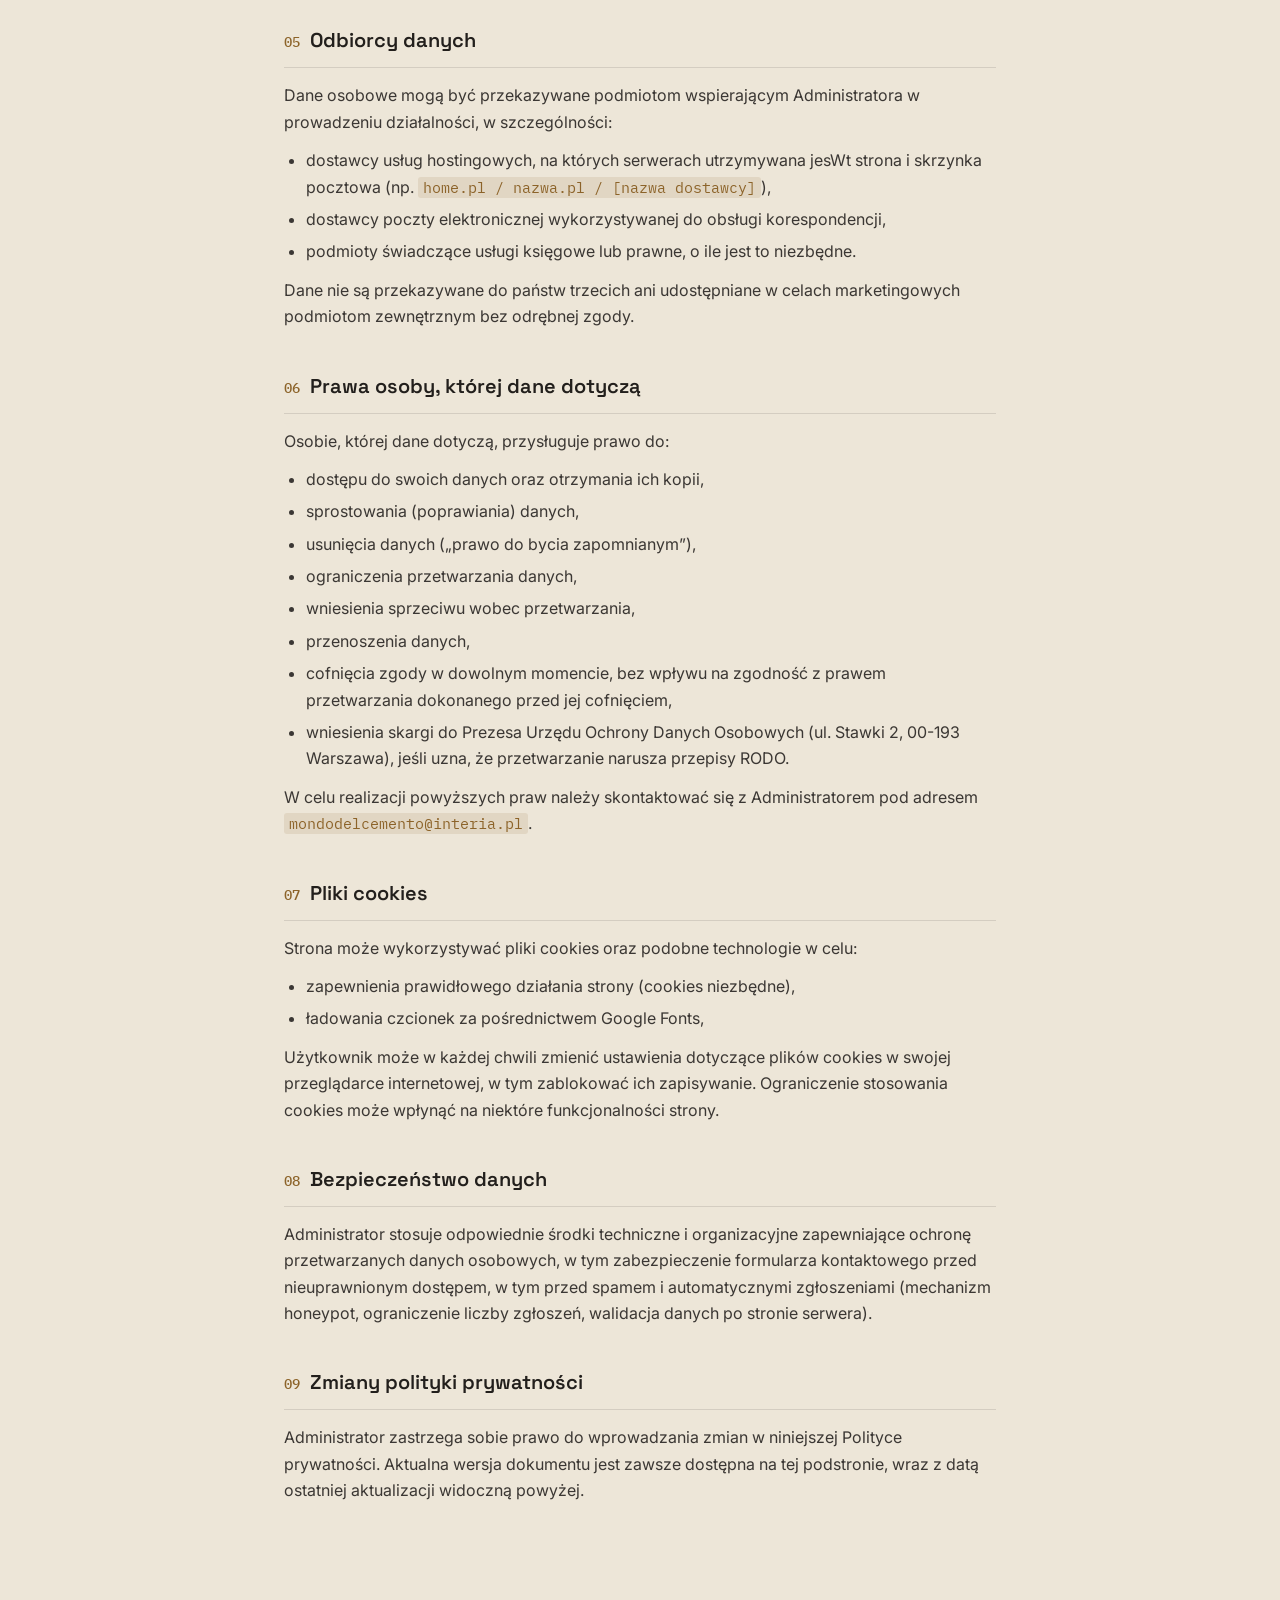
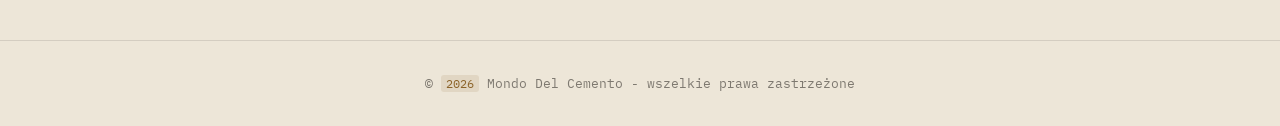
<file: polityka-prywatnosci.html>
<!DOCTYPE html>
<html lang="pl">
<head>
<meta charset="UTF-8">
<meta name="viewport" content="width=device-width, initial-scale=1.0">
<title>Polityka prywatności - Mondo Del Cemento</title>
<meta name="description" content="Polityka prywatności NAZWA FIRMY - mikrocement i posadzki żywiczne.">
<meta name="robots" content="noindex, follow">
<link rel="icon" href="img/favicon.svg" type="image/svg+xml">
<link rel="preconnect" href="https://fonts.googleapis.com">
<link rel="preconnect" href="https://fonts.gstatic.com" crossorigin>
<link href="https://fonts.googleapis.com/css2?family=Space+Grotesk:wght@500;600;700&family=Inter:wght@400;500;600&family=IBM+Plex+Mono:wght@400;500&display=swap" rel="stylesheet">
<style>
  :root{
    --basalt:#221F1C;
    --sand:#EDE6D8;
    --resin:#8C6329;
    --resin-light:#D9AE72;
    --sand-line:rgba(34,31,28,0.12);
    --font-display:'Space Grotesk', sans-serif;
    --font-body:'Inter', sans-serif;
    --font-mono:'IBM Plex Mono', monospace;
  }
  *{box-sizing:border-box; margin:0; padding:0;}
  html{scroll-behavior:smooth;}
  body{
    font-family:var(--font-body);
    background:var(--sand);
    color:var(--basalt);
    line-height:1.65;
    font-size:16px;
  }
  a{color:var(--resin); text-decoration:none;}
  /* a:hover{text-decoration:underline;} */
  a:focus-visible, button:focus-visible{outline:2px solid var(--resin); outline-offset:2px;}

  header.site{
    position:sticky; top:0; z-index:50;
    background:rgba(237,230,216,0.92);
    backdrop-filter:blur(8px);
    border-bottom:1px solid var(--sand-line);
  }
  .header-inner{
    max-width:1120px; margin:0 auto; padding:18px 24px;
    display:flex; align-items:center; justify-content:space-between;
  }
  .logo{
    font-family:var(--font-display); font-weight:700; font-size:1.15rem;
    letter-spacing:0.02em; color:var(--basalt);
    display: flex;
    align-items: center;
    gap: 1rem;
  }
  .logo span{color:var(--resin);}
  nav.crumbs{font-family:var(--font-mono); font-size:0.8rem; color:rgba(34,31,28,0.6);}
  nav.crumbs a{color:rgba(34,31,28,0.6);}
  nav.crumbs a:hover{color:var(--resin);}

  main{max-width:760px; margin:0 auto; padding:64px 24px 96px;}

  .eyebrow{
    font-family:var(--font-mono); font-size:0.78rem; letter-spacing:0.12em;
    text-transform:uppercase; color:var(--resin); margin-bottom:14px;
  }
  h1{
    font-family:var(--font-display); font-weight:700;
    font-size:clamp(1.9rem, 4vw, 2.6rem); line-height:1.15;
    margin-bottom:10px;
  }
  .updated{
    font-family:var(--font-mono); font-size:0.82rem; color:rgba(34,31,28,0.55);
    margin-bottom:48px;
  }

  section{margin-bottom:40px;}
  h2{
    font-family:var(--font-display); font-weight:600; font-size:1.25rem;
    color:var(--basalt); margin-bottom:14px; padding-bottom:10px;
    border-bottom:1px solid var(--sand-line);
    display:flex; align-items:baseline; gap:10px;
  }
  h2 .num{font-family:var(--font-mono); font-size:0.85rem; color:var(--resin); font-weight:500;}
  h3{font-family:var(--font-display); font-weight:600; font-size:1rem; margin:20px 0 8px;}
  p{margin-bottom:12px; color:rgba(34,31,28,0.88);}
  ul, ol{margin:0 0 12px 22px; color:rgba(34,31,28,0.88);}
  li{margin-bottom:6px;}
  strong{font-weight:600; color:var(--basalt);}

  .fill{
    background:rgba(140,99,41,0.12);
    color:var(--resin);
    padding:1px 5px;
    border-radius:3px;
    font-family:var(--font-mono);
    font-size:0.92em;
  }

  table{
    width:100%; border-collapse:collapse; margin:16px 0 20px;
    font-size:0.92rem;
  }
  th, td{
    text-align:left; padding:10px 12px;
    border:1px solid var(--sand-line);
    vertical-align:top;
  }
  th{
    font-family:var(--font-mono); font-weight:500; font-size:0.78rem;
    text-transform:uppercase; letter-spacing:0.04em;
    background:rgba(140,99,41,0.06); color:var(--resin);
  }

  .note{
    border-left:3px solid var(--resin-light);
    background:rgba(217,174,114,0.12);
    padding:14px 18px;
    font-size:0.92rem;
    border-radius:0 6px 6px 0;
  }

  footer.site{
    border-top:1px solid var(--sand-line);
    padding:32px 24px;
    text-align:center;
    font-family:var(--font-mono);
    font-size:0.8rem;
    color:rgba(34,31,28,0.55);
  }

  @media (max-width:640px){
    main{padding:40px 20px 72px;}
    h2{font-size:1.1rem;}
  }
</style>
</head>
<body>

<header class="site">
  <div class="header-inner">
    <a href="/index.html"><div class="logo"><img src="img/logo.svg" alt="Nazwa Firmy" class="logo-slot__img" style="width: 48px;">Mondo Del Cemento</div></a>
    <nav class="crumbs"><a href="index.html">Strona główna</a> / Polityka prywatności</nav>
  </div>
</header>

<main>
  <div class="eyebrow">Ochrona danych osobowych</div>
  <h1>Polityka prywatności</h1>
  <p class="updated">Ostatnia aktualizacja: <span class="fill">29.07.2026</span></p>

  <section>
    <h2><span class="num">01</span>Administrator danych osobowych</h2>
    <p>Administratorem danych osobowych zbieranych za pośrednictwem strony internetowej <span class="fill">mondodelcemento.pl</span> jest:</p>
    <p>
      <strong class="fill">Mondo Del Cemento</strong><br>
      <span class="fill">Zubrzyca Górna 514, 34-484 Zubrzyca Górna</span><br>
      NIP: <span class="fill">735-293-25-16</span><br>
      E-mail: <a href="mailto:mondodelcemento@interia.pl" class="fill">mondodelcemento@interia.pl</a><br>
      Telefon: <span class="fill">+48 794 755 650</span>
    </p>
    <p>zwana dalej „Administratorem”.</p>
  </section>

  <section>
    <h2><span class="num">02</span>Jakie dane zbieramy</h2>
    <p>Dane osobowe są zbierane wyłącznie w zakresie niezbędnym do obsługi zapytań przesyłanych przez formularz kontaktowy dostępny na stronie. Formularz może obejmować następujące dane:</p>
    <ul>
      <li>imię i nazwisko,</li>
      <li>adres e-mail,</li>
      <li>numer telefonu,</li>
      <li>treść wiadomości / opis zapytania (np. rodzaj posadzki, metraż, lokalizacja realizacji).</li>
    </ul>
    <p>Strona nie wymaga zakładania konta użytkownika i nie umożliwia dokonywania zakupów online.</p>
  </section>

  <section>
    <h2><span class="num">03</span>Cel i podstawa prawna przetwarzania</h2>
    <table>
      <thead>
        <tr><th>Cel przetwarzania</th><th>Podstawa prawna (RODO)</th></tr>
      </thead>
      <tbody>
        <tr>
          <td>Udzielenie odpowiedzi na zapytanie przesłane przez formularz kontaktowy, w tym przygotowanie wyceny</td>
          <td>Art. 6 ust. 1 lit. b - działania przed zawarciem umowy, podejmowane na żądanie osoby, której dane dotyczą</td>
        </tr>
        <tr>
          <td>Ewentualny kontakt marketingowy dotyczący oferty (wyłącznie za zgodą)</td>
          <td>Art. 6 ust. 1 lit. a - zgoda osoby, której dane dotyczą</td>
        </tr>
        <tr>
          <td>Ustalenie, dochodzenie lub obrona przed roszczeniami</td>
          <td>Art. 6 ust. 1 lit. f - prawnie uzasadniony interes Administratora</td>
        </tr>
      </tbody>
    </table>
  </section>

  <section>
    <h2><span class="num">04</span>Okres przechowywania danych</h2>
    <p>Dane osobowe przekazane w formularzu kontaktowym przechowywane są przez okres niezbędny do udzielenia odpowiedzi oraz realizacji ewentualnej współpracy, a po jej zakończeniu - przez okres przedawnienia roszczeń wynikający z przepisów prawa (co do zasady <span class="fill">6 lat</span>, a w przypadku roszczeń związanych z działalnością gospodarczą - <span class="fill">3 lata</span>). Dane przetwarzane na podstawie zgody są usuwane niezwłocznie po jej wycofaniu.</p>
  </section>

  <section>
    <h2><span class="num">05</span>Odbiorcy danych</h2>
    <p>Dane osobowe mogą być przekazywane podmiotom wspierającym Administratora w prowadzeniu działalności, w szczególności:</p>
    <ul>
      <li>dostawcy usług hostingowych, na których serwerach utrzymywana jesWt strona i skrzynka pocztowa (np. <span class="fill">home.pl / nazwa.pl / [nazwa dostawcy]</span>),</li>
      <li>dostawcy poczty elektronicznej wykorzystywanej do obsługi korespondencji,</li>
      <li>podmioty świadczące usługi księgowe lub prawne, o ile jest to niezbędne.</li>
    </ul>
    <p>Dane nie są przekazywane do państw trzecich ani udostępniane w celach marketingowych podmiotom zewnętrznym bez odrębnej zgody.</p>
  </section>

  <section>
    <h2><span class="num">06</span>Prawa osoby, której dane dotyczą</h2>
    <p>Osobie, której dane dotyczą, przysługuje prawo do:</p>
    <ul>
      <li>dostępu do swoich danych oraz otrzymania ich kopii,</li>
      <li>sprostowania (poprawiania) danych,</li>
      <li>usunięcia danych („prawo do bycia zapomnianym”),</li>
      <li>ograniczenia przetwarzania danych,</li>
      <li>wniesienia sprzeciwu wobec przetwarzania,</li>
      <li>przenoszenia danych,</li>
      <li>cofnięcia zgody w dowolnym momencie, bez wpływu na zgodność z prawem przetwarzania dokonanego przed jej cofnięciem,</li>
      <li>wniesienia skargi do Prezesa Urzędu Ochrony Danych Osobowych (ul. Stawki 2, 00-193 Warszawa), jeśli uzna, że przetwarzanie narusza przepisy RODO.</li>
    </ul>
    <p>W celu realizacji powyższych praw należy skontaktować się z Administratorem pod adresem <a href="mailto:mondodelcemento@interia.pl" class="fill">mondodelcemento@interia.pl</a>.</p>
  </section>

  <section>
    <h2><span class="num">07</span>Pliki cookies</h2>
    <p>Strona może wykorzystywać pliki cookies oraz podobne technologie w celu:</p>
    <ul>
      <li>zapewnienia prawidłowego działania strony (cookies niezbędne),</li>
      <li>ładowania czcionek za pośrednictwem Google Fonts,</li>
    </ul>
    <p>Użytkownik może w każdej chwili zmienić ustawienia dotyczące plików cookies w swojej przeglądarce internetowej, w tym zablokować ich zapisywanie. Ograniczenie stosowania cookies może wpłynąć na niektóre funkcjonalności strony.</p>
  </section>

  <section>
    <h2><span class="num">08</span>Bezpieczeństwo danych</h2>
    <p>Administrator stosuje odpowiednie środki techniczne i organizacyjne zapewniające ochronę przetwarzanych danych osobowych, w tym zabezpieczenie formularza kontaktowego przed nieuprawnionym dostępem, w tym przed spamem i automatycznymi zgłoszeniami (mechanizm honeypot, ograniczenie liczby zgłoszeń, walidacja danych po stronie serwera).</p>
  </section>

  <section>
    <h2><span class="num">09</span>Zmiany polityki prywatności</h2>
    <p>Administrator zastrzega sobie prawo do wprowadzania zmian w niniejszej Polityce prywatności. Aktualna wersja dokumentu jest zawsze dostępna na tej podstronie, wraz z datą ostatniej aktualizacji widoczną powyżej.</p>
  </section>
</main>

<footer class="site">
  © <span class="fill">2026</span> Mondo Del Cemento - wszelkie prawa zastrzeżone
</footer>

</body>
</html>
</file>
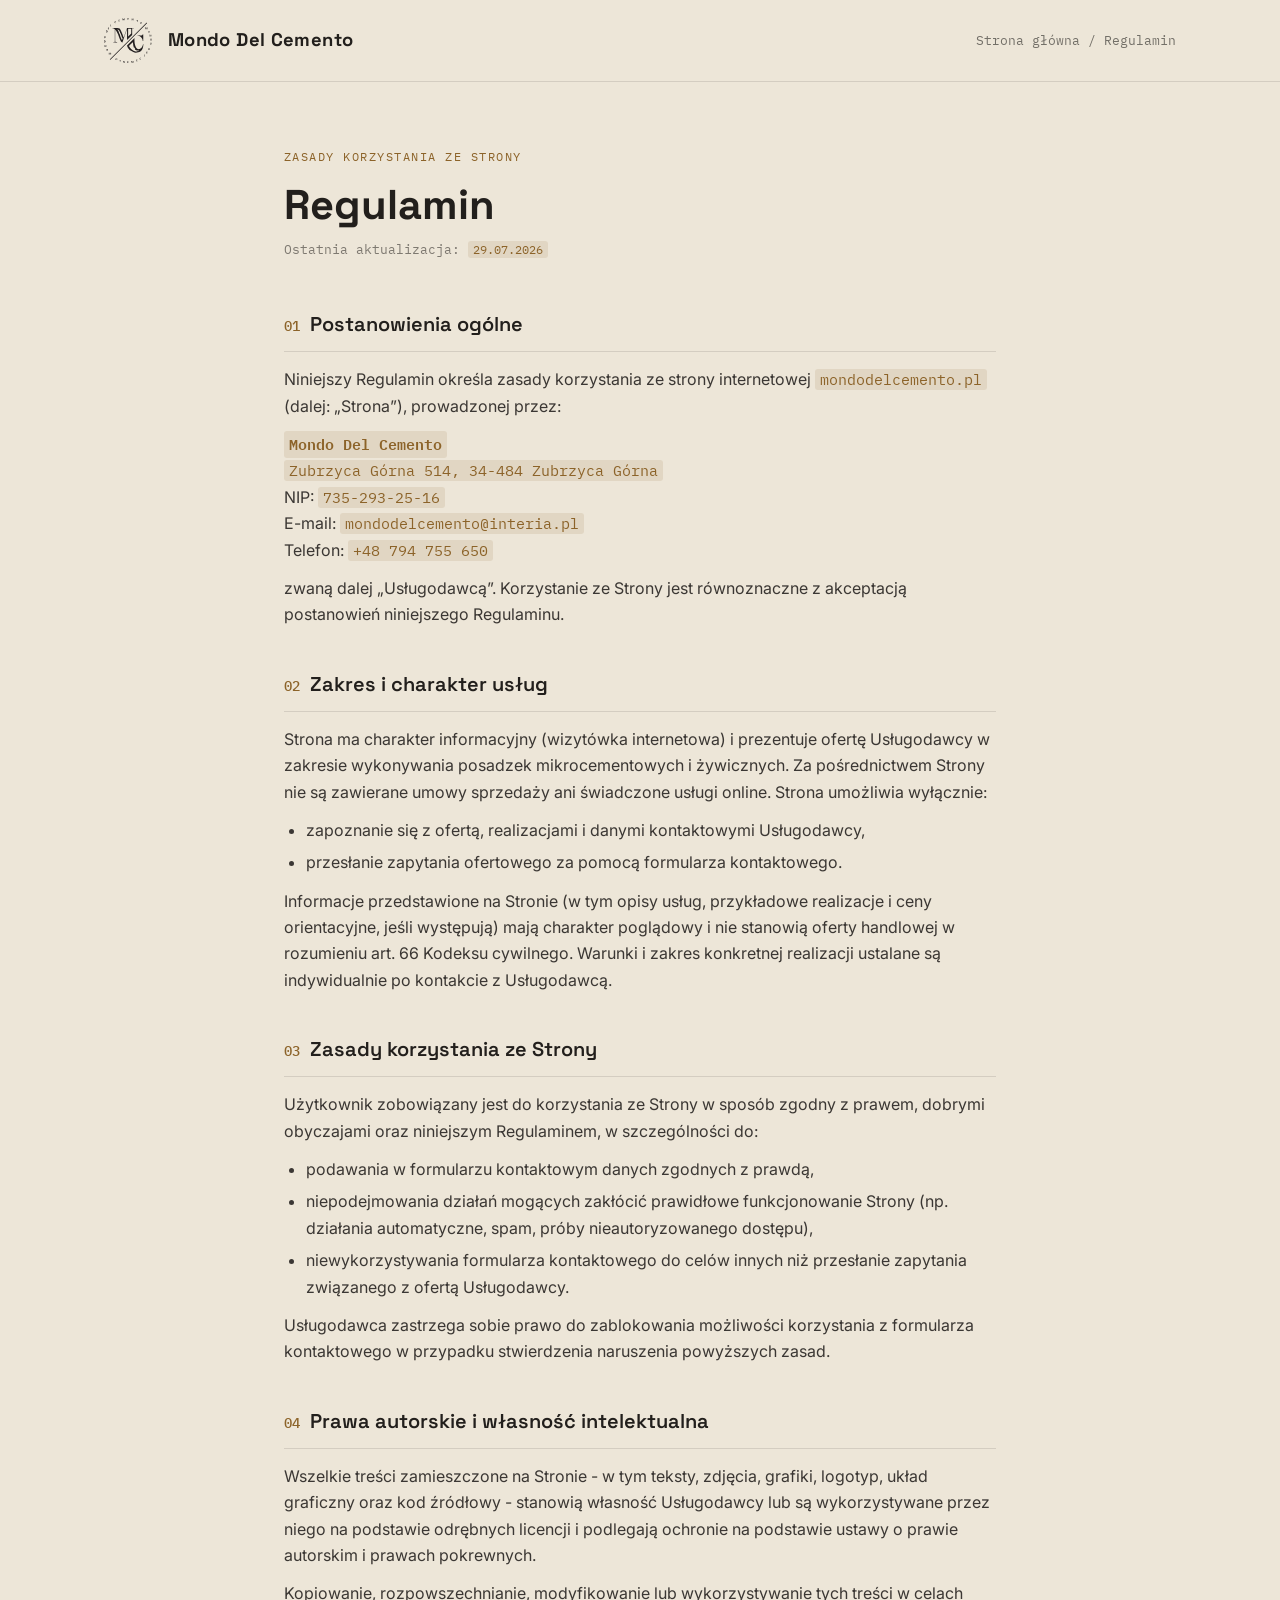
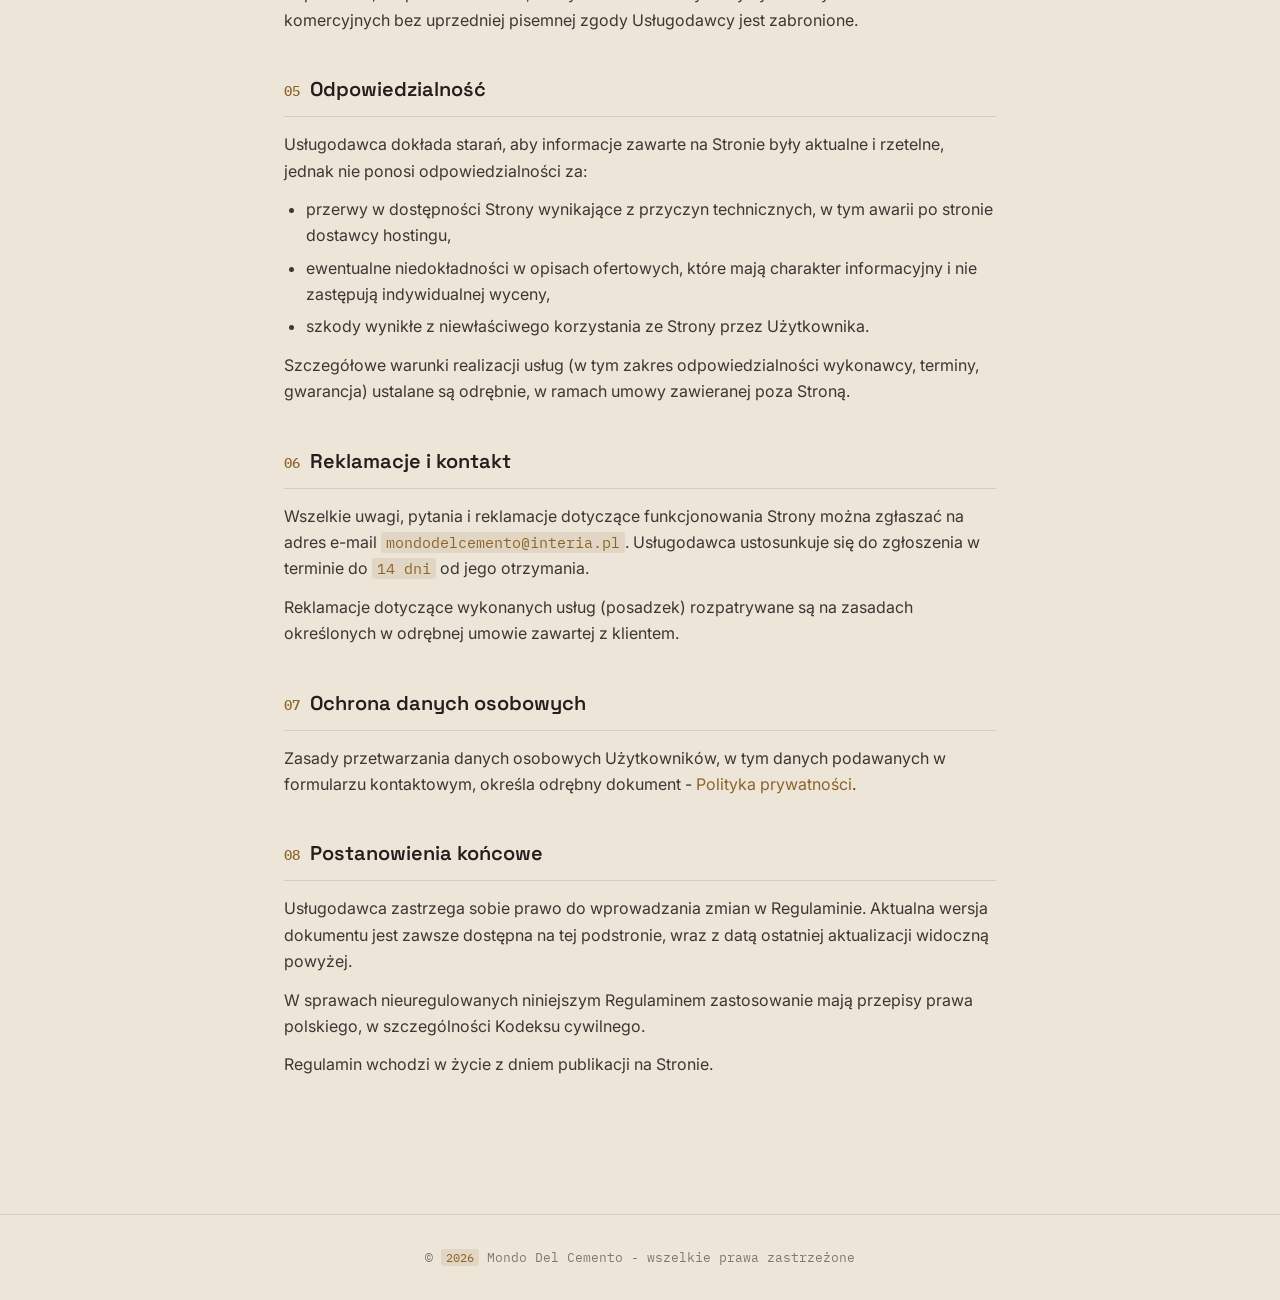
<file: regulamin.html>
<!DOCTYPE html>
<html lang="pl">
<head>
<meta charset="UTF-8">
<meta name="viewport" content="width=device-width, initial-scale=1.0">
<title>Regulamin - Mondo Del Cemento</title>
<meta name="description" content="Regulamin korzystania ze strony internetowej Mondo Del Cemento - mikrocement i posadzki żywiczne.">
<meta name="robots" content="noindex, follow">
<link rel="icon" href="img/favicon.svg" type="image/svg+xml">
<link rel="preconnect" href="https://fonts.googleapis.com">
<link rel="preconnect" href="https://fonts.gstatic.com" crossorigin>
<link href="https://fonts.googleapis.com/css2?family=Space+Grotesk:wght@500;600;700&family=Inter:wght@400;500;600&family=IBM+Plex+Mono:wght@400;500&display=swap" rel="stylesheet">
<style>
  :root{
    --basalt:#221F1C;
    --sand:#EDE6D8;
    --resin:#8C6329;
    --resin-light:#D9AE72;
    --sand-line:rgba(34,31,28,0.12);
    --font-display:'Space Grotesk', sans-serif;
    --font-body:'Inter', sans-serif;
    --font-mono:'IBM Plex Mono', monospace;
  }
  *{box-sizing:border-box; margin:0; padding:0;}
  html{scroll-behavior:smooth;}
  body{
    font-family:var(--font-body);
    background:var(--sand);
    color:var(--basalt);
    line-height:1.65;
    font-size:16px;
  }
  a{color:var(--resin); text-decoration:none;}
  /* a:hover{text-decoration:underline;} */
  a:focus-visible, button:focus-visible{outline:2px solid var(--resin); outline-offset:2px;}

  header.site{
    position:sticky; top:0; z-index:50;
    background:rgba(237,230,216,0.92);
    backdrop-filter:blur(8px);
    border-bottom:1px solid var(--sand-line);
  }
  .header-inner{
    max-width:1120px; margin:0 auto; padding:18px 24px;
    display:flex; align-items:center; justify-content:space-between;
  }
  .logo{
    font-family:var(--font-display); font-weight:700; font-size:1.15rem;
    letter-spacing:0.02em; color:var(--basalt);
    display: flex;
    align-items: center;
    gap: 1rem;
  }
  .logo span{color:var(--resin);}
  nav.crumbs{font-family:var(--font-mono); font-size:0.8rem; color:rgba(34,31,28,0.6);}
  nav.crumbs a{color:rgba(34,31,28,0.6);}
  nav.crumbs a:hover{color:var(--resin);}

  main{max-width:760px; margin:0 auto; padding:64px 24px 96px;}

  .eyebrow{
    font-family:var(--font-mono); font-size:0.78rem; letter-spacing:0.12em;
    text-transform:uppercase; color:var(--resin); margin-bottom:14px;
  }
  h1{
    font-family:var(--font-display); font-weight:700;
    font-size:clamp(1.9rem, 4vw, 2.6rem); line-height:1.15;
    margin-bottom:10px;
  }
  .updated{
    font-family:var(--font-mono); font-size:0.82rem; color:rgba(34,31,28,0.55);
    margin-bottom:48px;
  }

  section{margin-bottom:40px;}
  h2{
    font-family:var(--font-display); font-weight:600; font-size:1.25rem;
    color:var(--basalt); margin-bottom:14px; padding-bottom:10px;
    border-bottom:1px solid var(--sand-line);
    display:flex; align-items:baseline; gap:10px;
  }
  h2 .num{font-family:var(--font-mono); font-size:0.85rem; color:var(--resin); font-weight:500;}
  p{margin-bottom:12px; color:rgba(34,31,28,0.88);}
  ul, ol{margin:0 0 12px 22px; color:rgba(34,31,28,0.88);}
  li{margin-bottom:6px;}
  strong{font-weight:600; color:var(--basalt);}

  .fill{
    background:rgba(140,99,41,0.12);
    color:var(--resin);
    padding:1px 5px;
    border-radius:3px;
    font-family:var(--font-mono);
    font-size:0.92em;
  }

  .note{
    border-left:3px solid var(--resin-light);
    background:rgba(217,174,114,0.12);
    padding:14px 18px;
    font-size:0.92rem;
    border-radius:0 6px 6px 0;
  }

  footer.site{
    border-top:1px solid var(--sand-line);
    padding:32px 24px;
    text-align:center;
    font-family:var(--font-mono);
    font-size:0.8rem;
    color:rgba(34,31,28,0.55);
  }

  @media (max-width:640px){
    main{padding:40px 20px 72px;}
    h2{font-size:1.1rem;}
  }
</style>
</head>
<body>

<header class="site">
  <div class="header-inner">
    <a href="/index.html"><div class="logo"><img src="img/logo.svg" alt="Nazwa Firmy" class="logo-slot__img" style="width: 48px;">Mondo Del Cemento</div></a>
    <nav class="crumbs"><a href="index.html">Strona główna</a> / Regulamin</nav>
  </div>
</header>

<main>
  <div class="eyebrow">Zasady korzystania ze strony</div>
  <h1>Regulamin</h1>
  <p class="updated">Ostatnia aktualizacja: <span class="fill">29.07.2026</span></p>

  <section>
    <h2><span class="num">01</span>Postanowienia ogólne</h2>
    <p>Niniejszy Regulamin określa zasady korzystania ze strony internetowej <span class="fill">mondodelcemento.pl</span> (dalej: „Strona”), prowadzonej przez:</p>
    <p>
      <strong class="fill">Mondo Del Cemento</strong><br>
      <span class="fill">Zubrzyca Górna 514, 34-484 Zubrzyca Górna</span><br>
      NIP: <span class="fill">735-293-25-16</span><br>
      E-mail: <a href="mailto:mondodelcemento@interia.pl" class="fill">mondodelcemento@interia.pl</a><br>
      Telefon: <span class="fill">+48 794 755 650</span>
    </p>
    <p>zwaną dalej „Usługodawcą”. Korzystanie ze Strony jest równoznaczne z akceptacją postanowień niniejszego Regulaminu.</p>
  </section>

  <section>
    <h2><span class="num">02</span>Zakres i charakter usług</h2>
    <p>Strona ma charakter informacyjny (wizytówka internetowa) i prezentuje ofertę Usługodawcy w zakresie wykonywania posadzek mikrocementowych i żywicznych. Za pośrednictwem Strony nie są zawierane umowy sprzedaży ani świadczone usługi online. Strona umożliwia wyłącznie:</p>
    <ul>
      <li>zapoznanie się z ofertą, realizacjami i danymi kontaktowymi Usługodawcy,</li>
      <li>przesłanie zapytania ofertowego za pomocą formularza kontaktowego.</li>
    </ul>
    <p>Informacje przedstawione na Stronie (w tym opisy usług, przykładowe realizacje i ceny orientacyjne, jeśli występują) mają charakter poglądowy i nie stanowią oferty handlowej w rozumieniu art. 66 Kodeksu cywilnego. Warunki i zakres konkretnej realizacji ustalane są indywidualnie po kontakcie z Usługodawcą.</p>
  </section>

  <section>
    <h2><span class="num">03</span>Zasady korzystania ze Strony</h2>
    <p>Użytkownik zobowiązany jest do korzystania ze Strony w sposób zgodny z prawem, dobrymi obyczajami oraz niniejszym Regulaminem, w szczególności do:</p>
    <ul>
      <li>podawania w formularzu kontaktowym danych zgodnych z prawdą,</li>
      <li>niepodejmowania działań mogących zakłócić prawidłowe funkcjonowanie Strony (np. działania automatyczne, spam, próby nieautoryzowanego dostępu),</li>
      <li>niewykorzystywania formularza kontaktowego do celów innych niż przesłanie zapytania związanego z ofertą Usługodawcy.</li>
    </ul>
    <p>Usługodawca zastrzega sobie prawo do zablokowania możliwości korzystania z formularza kontaktowego w przypadku stwierdzenia naruszenia powyższych zasad.</p>
  </section>

  <section>
    <h2><span class="num">04</span>Prawa autorskie i własność intelektualna</h2>
    <p>Wszelkie treści zamieszczone na Stronie - w tym teksty, zdjęcia, grafiki, logotyp, układ graficzny oraz kod źródłowy - stanowią własność Usługodawcy lub są wykorzystywane przez niego na podstawie odrębnych licencji i podlegają ochronie na podstawie ustawy o prawie autorskim i prawach pokrewnych.</p>
    <p>Kopiowanie, rozpowszechnianie, modyfikowanie lub wykorzystywanie tych treści w celach komercyjnych bez uprzedniej pisemnej zgody Usługodawcy jest zabronione.</p>
  </section>

  <section>
    <h2><span class="num">05</span>Odpowiedzialność</h2>
    <p>Usługodawca dokłada starań, aby informacje zawarte na Stronie były aktualne i rzetelne, jednak nie ponosi odpowiedzialności za:</p>
    <ul>
      <li>przerwy w dostępności Strony wynikające z przyczyn technicznych, w tym awarii po stronie dostawcy hostingu,</li>
      <li>ewentualne niedokładności w opisach ofertowych, które mają charakter informacyjny i nie zastępują indywidualnej wyceny,</li>
      <li>szkody wynikłe z niewłaściwego korzystania ze Strony przez Użytkownika.</li>
    </ul>
    <p>Szczegółowe warunki realizacji usług (w tym zakres odpowiedzialności wykonawcy, terminy, gwarancja) ustalane są odrębnie, w ramach umowy zawieranej poza Stroną.</p>
  </section>

  <section>
    <h2><span class="num">06</span>Reklamacje i kontakt</h2>
    <p>Wszelkie uwagi, pytania i reklamacje dotyczące funkcjonowania Strony można zgłaszać na adres e-mail <a href="mailto:mondodelcemento@interia.pl" class="fill">mondodelcemento@interia.pl</a>. Usługodawca ustosunkuje się do zgłoszenia w terminie do <span class="fill">14 dni</span> od jego otrzymania.</p>
    <p>Reklamacje dotyczące wykonanych usług (posadzek) rozpatrywane są na zasadach określonych w odrębnej umowie zawartej z klientem.</p>
  </section>

  <section>
    <h2><span class="num">07</span>Ochrona danych osobowych</h2>
    <p>Zasady przetwarzania danych osobowych Użytkowników, w tym danych podawanych w formularzu kontaktowym, określa odrębny dokument - <a href="polityka-prywatnosci.html">Polityka prywatności</a>.</p>
  </section>

  <section>
    <h2><span class="num">08</span>Postanowienia końcowe</h2>
    <p>Usługodawca zastrzega sobie prawo do wprowadzania zmian w Regulaminie. Aktualna wersja dokumentu jest zawsze dostępna na tej podstronie, wraz z datą ostatniej aktualizacji widoczną powyżej.</p>
    <p>W sprawach nieuregulowanych niniejszym Regulaminem zastosowanie mają przepisy prawa polskiego, w szczególności Kodeksu cywilnego.</p>
    <p>Regulamin wchodzi w życie z dniem publikacji na Stronie.</p>
  </section>
</main>

<footer class="site">
  © <span class="fill">2026</span> Mondo Del Cemento - wszelkie prawa zastrzeżone
</footer>

</body>
</html>
</file>
<file: css/style.css>
:root{
  /* --- kolory --- */
  --basalt:      #221F1C;
  --basalt-2:    #2C2823;
  --sand:        #EDE6D8;
  --sand-2:      #E2D9C8;
  --stone:       #B4AB9B;
  --stone-2:     #8F8676;
  --resin:       #8C6329;
  --resin-light: #D9AE72;
  --ink:         #2A2723;
  --ink-soft:    #5B564C;
  --white:       #FAF8F4;
  --line:        rgba(42,39,35,.12);
  --line-dark:   rgba(250,248,244,.14);

  /* --- typografia --- */
  --font-display: 'Space Grotesk', 'Arial Narrow', sans-serif;
  --font-body:    'Inter', -apple-system, BlinkMacSystemFont, sans-serif;
  --font-mono:    'IBM Plex Mono', 'Courier New', monospace;

  /* --- rytm --- */
  --container: 1180px;
  --radius-sm: 3px;
  --radius-md: 6px;
  --ease: cubic-bezier(.4,0,.2,1);
}

/* ---------- reset ---------- */
*,*::before,*::after{box-sizing:border-box;margin:0;padding:0;}
html{scroll-behavior:smooth;}
@media (prefers-reduced-motion: reduce){
  html{scroll-behavior:auto;}
  *,*::before,*::after{animation-duration:.01ms !important;animation-iteration-count:1 !important;transition-duration:.01ms !important;scroll-behavior:auto !important;}
}
body{
  font-family:var(--font-body);
  background:var(--white);
  color:var(--ink);
  line-height:1.6;
  -webkit-font-smoothing:antialiased;
  overflow-x:hidden;
}
img{max-width:100%;display:block;}
a{color:inherit;text-decoration:none;}
ul{list-style:none;}
button{font:inherit;background:none;border:none;cursor:pointer;color:inherit;}
h1,h2,h3,h4{font-family:var(--font-display);font-weight:600;line-height:1.1;letter-spacing:-.01em;}
:focus-visible{outline:2px solid var(--resin);outline-offset:3px;}

.container{
  width:100%;
  max-width:var(--container);
  margin-inline:auto;
  padding-inline:24px;
}
@media (max-width:640px){.container{padding-inline:20px;}}

.section{padding-block:112px;scroll-margin-top:92px;}
@media (max-width:900px){.section{padding-block:80px;}}
@media (max-width:640px){.section{padding-block:64px;}}

.section--dark{background:var(--basalt);color:var(--sand);}
.section--sand{background:var(--sand-2);}

.section--dark{
  position:relative;
  background-image:
    radial-gradient(ellipse 900px 500px at 15% 0%, rgba(180,129,63,.10), transparent 60%),
    url("data:image/svg+xml,%3Csvg xmlns='http://www.w3.org/2000/svg' width='120' height='120'%3E%3Cfilter id='n'%3E%3CfeTurbulence type='fractalNoise' baseFrequency='0.9' numOctaves='2' seed='7'/%3E%3CfeColorMatrix type='matrix' values='0 0 0 0 1 0 0 0 0 1 0 0 0 0 1 0 0 0 0.035 0'/%3E%3C/filter%3E%3Crect width='120' height='120' filter='url(%23n)'/%3E%3C/svg%3E");
}

/* ---------- eyebrow / label ---------- */
.eyebrow{
  font-family:var(--font-mono);
  font-size:.72rem;
  letter-spacing:.18em;
  text-transform:uppercase;
  color:var(--resin);
  display:inline-flex;
  align-items:center;
  flex-wrap:wrap;
  row-gap:6px;
  gap:10px;
}
.eyebrow::before{
  content:"";
  width:22px;height:1px;
  background:var(--resin);
  display:inline-block;
}

.eyebrow--center{justify-content:center;}
.section-head{max-width:640px;margin-bottom:56px;}
.section-head.center{margin-inline:auto;text-align:center;}
.section-head h2{font-size:clamp(1.9rem,3vw,2.6rem);margin-top:14px;}
.section-head p{margin-top:16px;color:var(--ink-soft);font-size:1.02rem;}
.section--dark .section-head p{color:var(--stone);}

/* ---------- przyciski ---------- */
.btn{
  display:inline-flex;
  align-items:center;
  gap:10px;
  padding:14px 26px;
  font-family:var(--font-body);
  font-weight:600;
  font-size:.92rem;
  border-radius:var(--radius-sm);
  transition:transform .25s var(--ease), background .25s var(--ease), border-color .25s var(--ease), color .25s var(--ease);
  white-space:nowrap;
}
.btn-primary{
  background:var(--resin);
  color:var(--white);
}
.btn-primary:hover{background:var(--ink);transform:translateY(-2px);}
.btn-ghost{
  border:1px solid var(--line);
  color:var(--ink);
}
.btn-ghost:hover{border-color:var(--ink);transform:translateY(-2px);}
.section--dark .btn-ghost{border-color:var(--line-dark);color:var(--sand);}
.section--dark .btn-ghost:hover{border-color:var(--sand);}
.btn svg{width:16px;height:16px;flex-shrink:0;}

/* ---------- NAV ---------- */
.nav{
  position:fixed;top:0;left:0;right:0;
  z-index:100;
  padding-block:18px;
  transition:background .3s var(--ease), padding .3s var(--ease), box-shadow .3s var(--ease);
}
.nav.is-scrolled{
  background:rgba(250,248,244,.92);
  backdrop-filter:blur(10px);
  padding-block:12px;
  box-shadow:0 1px 0 var(--line);
}
.nav__inner{display:flex;align-items:center;justify-content:space-between;gap:24px;}

.logo-slot{
  display:flex;align-items:center;gap:10px;
}
.logo-slot__mark{
  width:60px;height:60px;
  /* border:1.5px dashed var(--stone-2); */
  border-radius:var(--radius-sm);
  display:flex;align-items:center;justify-content:center;
  font-family:var(--font-mono);
  font-size:.55rem;
  letter-spacing:.03em;
  color:var(--stone-2);
  text-align:center;
  line-height:1.1;
  flex-shrink:0;
}
.logo-slot__word{
  font-family:var(--font-display);
  font-weight:700;
  font-size:1.05rem;
  letter-spacing:.01em;
}

.nav__links{display:flex;align-items:center;gap:34px;}
.nav__links a{
  font-size:.88rem;font-weight:500;
  position:relative;padding-block:4px;
  color:var(--ink-soft);
  transition:color .2s var(--ease);
}
.nav__links a::after{
  content:"";position:absolute;left:0;bottom:0;
  width:0;height:1px;background:var(--resin);
  transition:width .25s var(--ease);
}
.nav__links a:hover{color:var(--ink);}
.nav__links a:hover::after{width:100%;}

.nav__cta{display:flex;align-items:center;gap:18px;}

.nav__backdrop{
  position:fixed;inset:0;
  background:rgba(34,31,28,.45);
  opacity:0;
  pointer-events:none;
  transition:opacity .3s var(--ease);
  z-index:97;
}

.nav-mobile-cta{display:none;}

.nav__burger{display:none;width:26px;height:20px;position:relative;flex-shrink:0;}
.nav__burger span{
  position:absolute;left:0;right:0;height:2px;background:var(--ink);
  transition:transform .3s var(--ease), opacity .3s var(--ease), top .3s var(--ease);
}
.nav__burger span:nth-child(1){top:0;}
.nav__burger span:nth-child(2){top:9px;}
.nav__burger span:nth-child(3){top:18px;}
.nav.is-open .nav__burger span:nth-child(1){top:9px;transform:rotate(45deg);}
.nav.is-open .nav__burger span:nth-child(2){opacity:0;}
.nav.is-open .nav__burger span:nth-child(3){top:9px;transform:rotate(-45deg);}

@media (max-width:900px){
  .nav__links{
    position:fixed;inset:0 0 0 auto;
    width:min(78vw,340px);height:100vh;
    background:var(--white);
    flex-direction:column;
    align-items:flex-start;
    justify-content:center;
    gap:24px;
    padding:40px;
    transform:translateX(100%);
    transition:transform .35s var(--ease);
    box-shadow:-8px 0 40px rgba(0,0,0,.12);
    z-index:98;
    overflow-y:auto;
  }
  .nav.is-open .nav__links{transform:translateX(0);}
  .nav__links a{font-size:1.1rem;}
  .nav__cta .btn-primary{display:none;}
  .nav__burger{display:block;z-index:101;}
  .nav.is-open .nav__backdrop{opacity:1;pointer-events:auto;}
  .nav-mobile-cta{
    display:inline-flex;
    width:100%;
    justify-content:center;
    margin-top:8px;
  }
}

/* ---------- HERO ---------- */
.hero{
  padding-top:calc(112px + 64px);
  padding-bottom:96px;
  position:relative;
  background:
    radial-gradient(ellipse 700px 420px at 88% 8%, rgba(180,129,63,.10), transparent 60%),
    var(--white);
}
.hero__grid{
  display:grid;
  grid-template-columns:1.05fr .95fr;
  gap:64px;
  align-items:center;
}
@media (max-width:980px){
  .hero{padding-top:calc(84px + 40px);}
  .hero__grid{grid-template-columns:1fr;gap:56px;}
}
.hero__eyebrow{margin-bottom:22px;}
.hero h1{
  font-size:clamp(2.4rem,4.4vw,3.6rem);
  letter-spacing:-.015em;
}
.hero h1 em{
  font-style:normal;
  color:var(--resin);
}
.hero__lead{
  margin-top:22px;
  font-size:1.08rem;
  color:var(--ink-soft);
  max-width:46ch;
}
.hero__cta{
  margin-top:36px;
  display:flex;
  gap:16px;
  flex-wrap:wrap;
}
@media (max-width:480px){
  .hero__cta{flex-direction:column;align-items:stretch;}
  .hero__cta .btn{width:100%;justify-content:center;}
}
.hero__stats{
  margin-top:56px;
  display:grid;
  grid-template-columns:repeat(2,auto);
  gap:40px;
  border-top:1px solid var(--line);
  padding-top:32px;
}
@media (max-width:520px){.hero__stats{grid-template-columns:repeat(2,1fr);row-gap:26px;}}
.hero__stat b{
  display:block;
  font-family:var(--font-display);
  font-size:2rem;
  color:var(--ink);
}
.hero__stat span{
  font-size:.82rem;
  color:var(--ink-soft);
}

.hero-visual{display:flex;flex-direction:column;gap:20px;}

.hero-visual__photo{
  aspect-ratio:16/10;
  border-radius:var(--radius-md);
  overflow:hidden;
  border:1px solid var(--line);
  background:var(--sand-2);
}
.hero-visual__photo img{
  width:100%;
  height:100%;
  object-fit:cover;
  display:block;
}
@media (max-width:640px){
  .hero-visual__photo{aspect-ratio:16/7;}
  .hero__stats{
  margin-top:56px;
  display:grid;
  grid-template-columns:repeat(2,auto);
  gap:40px;
  border-top:1px solid var(--line);
  padding-top:32px;
}
}

.layer-diagram{position:relative;}
.layer-diagram svg{width:100%;height:auto;display:block;}
.layer-diagram .layer-band{
  transform-origin:left center;
  animation:growBand .9s var(--ease) both;
}
.layer-diagram .layer-band:nth-child(1){animation-delay:.05s;}
.layer-diagram .layer-band:nth-child(2){animation-delay:.18s;}
.layer-diagram .layer-band:nth-child(3){animation-delay:.31s;}
.layer-diagram .layer-band:nth-child(4){animation-delay:.44s;}
.layer-diagram .layer-band:nth-child(5){animation-delay:.57s;}
@keyframes growBand{
  from{transform:scaleX(0);opacity:0;}
  to{transform:scaleX(1);opacity:1;}
}
.layer-diagram .layer-num{font-family:var(--font-mono);font-size:13px;font-weight:500;}

.layer-legend{
  display:flex;
  flex-direction:column;
  gap:8px;
  margin-top:14px;
  font-family:var(--font-mono);
  font-size:.78rem;
  color:var(--ink-soft);
}
.layer-legend li{
  display:flex;
  align-items:baseline;
  gap:10px;
  opacity:0;
  transform:translateY(4px);
  animation:legendIn .5s var(--ease) both;
}
.layer-legend li:nth-child(1){animation-delay:.55s;}
.layer-legend li:nth-child(2){animation-delay:.68s;}
.layer-legend li:nth-child(3){animation-delay:.81s;}
.layer-legend li:nth-child(4){animation-delay:.94s;}
.layer-legend li:nth-child(5){animation-delay:1.07s;}
@keyframes legendIn{to{opacity:1;transform:translateY(0);}}
.layer-legend__num{font-weight:600;color:var(--resin);flex-shrink:0;width:1.6em;}
.layer-legend em{font-style:normal;color:var(--stone-2);}

/* ---------- WHY US ---------- */
.why-grid{
  display:grid;
  grid-template-columns:repeat(4,1fr);
  gap:1px;
  background:var(--line);
  border:1px solid var(--line);
  border-radius:var(--radius-md);
  overflow:hidden;
}
@media (max-width:900px){.why-grid{grid-template-columns:repeat(2,1fr);}}
@media (max-width:520px){.why-grid{grid-template-columns:1fr;}}
.why-card{
  background:var(--white);
  padding:36px 28px;
  transition:background .25s var(--ease);
}
.why-card:hover{background:var(--sand-2);}
.why-card svg{width:30px;height:30px;color:var(--resin);margin-bottom:20px;}
.why-card h3{font-size:1.05rem;margin-bottom:10px;}
.why-card p{font-size:.92rem;color:var(--ink-soft);}

/* ---------- PRODUKTY / POWIERZCHNIE ---------- */
.products-grid{
  display:grid;
  grid-template-columns:repeat(3,1fr);
  gap:28px;
}
@media (max-width:900px){.products-grid{grid-template-columns:repeat(2,1fr);}}
@media (max-width:640px){.products-grid{grid-template-columns:1fr;}}
.product-card{
  border:1px solid var(--line);
  border-radius:var(--radius-md);
  overflow:hidden;
  transition:transform .3s var(--ease), box-shadow .3s var(--ease);
}
.product-card:hover{transform:translateY(-4px);box-shadow:0 20px 40px -20px rgba(42,39,35,.25);}
.product-card__media{
  aspect-ratio:4/3;
  background:var(--sand-2);
  border-bottom:1px solid var(--line);
  position:relative;
  overflow:hidden;
}
.product-card__media img{
  width:100%;
  height:100%;
  object-fit:cover;
  display:block;
}
.product-card__code{
  position:absolute;top:14px;right:14px;
  font-family:var(--font-mono);
  font-size:.68rem;
  color:var(--stone-2);
  border:1px solid var(--line);
  padding:3px 8px;
  border-radius:20px;
  background:rgba(250,248,244,.8);
}
.product-card__body{padding:26px 24px 28px;}
.product-card__body h3{font-size:1.15rem;margin-bottom:10px;}
.product-card__body p{font-size:.92rem;color:var(--ink-soft);margin-bottom:16px;}
.product-card__link{
  font-size:.86rem;font-weight:600;color:var(--resin);
  display:inline-flex;align-items:center;gap:6px;
}
.product-card__link svg{width:14px;height:14px;transition:transform .2s var(--ease);}
.product-card:hover .product-card__link svg{transform:translateX(3px);}

/* ---------- USŁUGI ---------- */
.services-list{display:flex;flex-direction:column;}
.service-row{
  display:grid;
  grid-template-columns:100px 1fr auto;
  gap:24px;
  align-items:center;
  padding:30px 4px;
  border-top:1px solid var(--line-dark);
  transition:padding-left .3s var(--ease);
}
.services-list .service-row:last-child{border-bottom:1px solid var(--line-dark);}
.service-row:hover{padding-left:14px;}
.service-row__num{font-family:var(--font-mono);color:var(--resin-light);font-size:.85rem;}
.service-row h3{font-size:1.2rem;color:var(--sand);margin-bottom:6px;}
.service-row p{font-size:.9rem;color:var(--stone);max-width:60ch;}
.service-row__arrow{width:20px;height:20px;color:var(--stone);flex-shrink:0;}
@media (max-width:640px){
  .service-row{grid-template-columns:50px 1fr;}
  .service-row__arrow{display:none;}
}

/* ---------- ZASIĘG ---------- */
.coverage-grid{
  display:grid;
  grid-template-columns:1.1fr .9fr;
  gap:28px;
  align-items:stretch;
}
@media (max-width:900px){.coverage-grid{grid-template-columns:1fr;}}
.coverage-map{
  border:1.5px dashed var(--stone-2);
  border-radius:var(--radius-md);
  min-height:340px;
  display:flex;align-items:center;justify-content:center;
  background:var(--sand-2);
  font-family:var(--font-mono);
  font-size:.75rem;
  color:var(--stone-2);
  text-align:center;
  /* padding:20px; */
}
@media (max-width:640px){.coverage-map{min-height:220px;}}
.coverage-cards{display:flex;flex-direction:column;gap:1px;background:var(--line);border:1px solid var(--line);border-radius:var(--radius-md);overflow:hidden;}
.coverage-card{height: 100%; background:var(--white);padding:26px 28px;}
.coverage-card h3{font-size:1rem;margin-bottom:8px;display:flex;align-items:center;gap:10px;}
.coverage-card h3 svg{width:18px;height:18px;color:var(--resin);}
.coverage-card p{font-size:.9rem;color:var(--ink-soft);}
.coverage-card a{color:var(--resin);font-weight:600;}

/* ---------- OPINIE ---------- */
.testimonials{
  display:grid;
  grid-template-columns:repeat(3,1fr);
  gap:24px;
}
@media (max-width:900px){.testimonials{grid-template-columns:repeat(2,1fr);}}
@media (max-width:640px){.testimonials{grid-template-columns:1fr;}}
.testimonial{
  background:var(--white);
  border:1px solid var(--line);
  border-radius:var(--radius-md);
  padding:30px 28px;
  display:flex;
  flex-direction:column;
  gap:18px;
}
.testimonial__stars{display:flex;gap:3px;color:var(--resin);}
.testimonial__stars svg{width:15px;height:15px;}
.testimonial p{font-size:.96rem;color:var(--ink);}
.testimonial__author{display:flex;align-items:center;gap:12px;margin-top:auto;}
.testimonial__avatar{
  width:38px;height:38px;border-radius:50%;
  background:var(--sand-2);
  border:1px solid var(--line);
  display:flex;align-items:center;justify-content:center;
  font-family:var(--font-display);font-weight:600;font-size:.85rem;color:var(--stone-2);
}
.testimonial__author b{font-size:.88rem;display:block;}
.testimonial__author span{font-size:.78rem;color:var(--ink-soft);}
.testimonials-note{
  margin-top:28px;
  font-family:var(--font-mono);
  font-size:.75rem;
  color:var(--ink-soft);
  text-align:center;
}

/* ---------- PROCES ---------- */
.process{
  display:grid;
  grid-template-columns:repeat(5,1fr);
  gap:0;
  position:relative;
}
@media (max-width:980px){.process{grid-template-columns:repeat(2,1fr);gap:36px 24px;}}
@media (max-width:520px){.process{grid-template-columns:1fr;}.process-step{padding-right:0;}}
.process-step{
  padding-right:24px;
  position:relative;
}
.process-step:not(:last-child)::after{
  content:"";
  position:absolute;top:16px;left:0;right:0;
  height:1px;background:var(--line);
}
@media (max-width:980px){.process-step:not(:last-child)::after{display:none;}}
.process-step__num{
  font-family:var(--font-mono);
  font-size:.85rem;
  color:var(--resin);
  display:block;
  margin-bottom:18px;
  position:relative;
  z-index:1;
  background:var(--white);
  width:fit-content;
  padding-right:10px;
}
.process-step h3{font-size:1.02rem;margin-bottom:10px;}
.process-step p{font-size:.87rem;color:var(--ink-soft);}

/* ---------- FAQ ---------- */
.faq-list{max-width:760px;margin-inline:auto;}
.faq-item{border-bottom:1px solid var(--line);}
.faq-q{
  width:100%;
  display:flex;
  align-items:center;
  justify-content:space-between;
  gap:20px;
  padding:24px 4px;
  text-align:left;
  font-family:var(--font-display);
  font-size:1.02rem;
  font-weight:500;
}
.faq-q__icon{
  width:20px;height:20px;
  position:relative;
  flex-shrink:0;
}
.faq-q__icon::before,.faq-q__icon::after{
  content:"";position:absolute;background:var(--ink);
  transition:transform .3s var(--ease), opacity .3s var(--ease);
}
.faq-q__icon::before{left:0;top:9px;width:20px;height:1.5px;}
.faq-q__icon::after{left:9px;top:0;width:1.5px;height:20px;}
.faq-item.is-open .faq-q__icon::after{transform:rotate(90deg);opacity:0;}
.faq-a{
  max-height:0;
  overflow:hidden;
  transition:max-height .35s var(--ease);
}
.faq-a p{padding:0 4px 24px;color:var(--ink-soft);font-size:.94rem;max-width:64ch;}

/* ---------- KONTAKT ---------- */
.contact-grid{
  display:grid;
  grid-template-columns:.85fr 1.15fr;
  gap:56px;
}
@media (max-width:900px){.contact-grid{grid-template-columns:1fr;gap:48px;}}
.contact-info h2{font-size:clamp(1.8rem,3vw,2.3rem);margin-bottom:16px;}
.contact-info p{color:var(--ink-soft);margin-bottom:32px;max-width:44ch;}
.contact-list{display:flex;flex-direction:column;gap:20px;margin-bottom:32px;}
.contact-list li{display:flex;align-items:center;gap:14px;font-size:.95rem;}
.contact-list svg{width:20px;height:20px;color:var(--resin);flex-shrink:0;}
.contact-social{display:flex;gap:12px;}
.contact-social a{
  width:44px;height:44px;border:1px solid var(--line);border-radius:50%;
  display:flex;align-items:center;justify-content:center;
  transition:border-color .2s var(--ease), background .2s var(--ease);
}
.contact-social a:hover{border-color:var(--resin);background:var(--sand-2);}
.contact-social svg{width:16px;height:16px;}

.form{
  background:var(--white);
  border:1px solid var(--line);
  border-radius:var(--radius-md);
  padding:36px;
}
@media (max-width:520px){.form{padding:24px;}}
.form-row{display:grid;grid-template-columns:1fr 1fr;gap:18px;}
@media (max-width:560px){.form-row{grid-template-columns:1fr;}}
.field{margin-bottom:18px;}
.field label{
  display:block;
  font-size:.78rem;
  font-family:var(--font-mono);
  letter-spacing:.04em;
  text-transform:uppercase;
  color:var(--ink-soft);
  margin-bottom:8px;
}
.field input,.field select,.field textarea{
  width:100%;
  padding:12px 14px;
  border:1px solid var(--line);
  border-radius:var(--radius-sm);
  font-family:var(--font-body);
  font-size:.94rem;
  background:var(--white);
  color:var(--ink);
  transition:border-color .2s var(--ease);
}
.field input:focus,.field select:focus,.field textarea:focus{border-color:var(--resin);outline:none;}
.field textarea{resize:vertical;min-height:110px;}
.field-check{display:flex;align-items:flex-start;gap:10px;font-size:.82rem;color:var(--ink-soft);margin-bottom:22px;}
.field-check input{width:16px;height:16px;margin-top:2px;accent-color:var(--resin);flex-shrink:0;}
.field-check a{color:var(--resin);text-decoration:underline;}
.form-hp{position:absolute;left:-9999px;opacity:0;}
.form-status{
  margin-top:16px;
  font-size:.88rem;
  padding:12px 14px;
  border-radius:var(--radius-sm);
  display:none;
}
.form-status.is-visible{display:block;}
.form-status.ok{background:#EAF3E7;color:#3C6B33;}
.form-status.err{background:#F7E7E3;color:#9C3B25;}
.form button[type="submit"]{width:100%;justify-content:center;}
.form button[type="submit"]:disabled{opacity:.6;cursor:progress;}

/* ---------- FOOTER ---------- */
.footer{
  background:var(--basalt);
  color:var(--stone);
  padding-top:80px;
}
.footer__top{
  display:grid;
  grid-template-columns:1.3fr 1fr 1fr 1fr;
  gap:40px;
  padding-bottom:56px;
  border-bottom:1px solid var(--line-dark);
}
@media (max-width:900px){.footer__top{grid-template-columns:1fr 1fr;row-gap:40px;}}
@media (max-width:520px){.footer__top{grid-template-columns:1fr;}}
.footer .logo-slot__word{color:var(--sand);}
.footer .logo-slot__mark{border-color:var(--line-dark);color:var(--stone);}
.footer-about p{margin-top:16px;font-size:.9rem;max-width:34ch;color:var(--stone);}
.footer h4{
  font-family:var(--font-mono);
  font-size:.72rem;
  letter-spacing:.1em;
  text-transform:uppercase;
  color:var(--sand);
  margin-bottom:18px;
}
.footer-links{display:flex;flex-direction:column;gap:12px;}
.footer-links a{font-size:.9rem;color:var(--stone);transition:color .2s var(--ease);}
.footer-links a:hover{color:var(--resin-light);}
.footer__bottom{
  padding-block:24px;
  display:flex;
  align-items:center;
  justify-content:space-between;
  flex-wrap:wrap;
  gap:14px;
  font-size:.8rem;
  color:var(--stone-2);
}
.footer__bottom a{color:var(--stone-2);}
.footer__bottom a:hover{color:var(--resin-light);}

/* ---------- reveal on scroll ---------- */
.reveal{opacity:0;transform:translateY(24px);transition:opacity .7s var(--ease), transform .7s var(--ease);}
.reveal.is-visible{opacity:1;transform:translateY(0);}
.reveal-stagger.is-visible > *{transition-delay:calc(var(--i,0) * 90ms);}

/* ---------- skip link ---------- */
.skip-link{
  position:absolute;left:-999px;top:0;
  background:var(--resin);color:var(--white);
  padding:12px 18px;z-index:1000;
}
.skip-link:focus{left:12px;top:12px;}

/* ---------- back to top ---------- */
.to-top{
  position:fixed;right:24px;bottom:24px;
  width:44px;height:44px;
  background:var(--ink);color:var(--white);
  border-radius:50%;
  display:flex;align-items:center;justify-content:center;
  opacity:0;visibility:hidden;
  transform:translateY(8px);
  transition:opacity .3s var(--ease), transform .3s var(--ease), visibility .3s;
  z-index:60;
}
.to-top.is-visible{opacity:1;visibility:visible;transform:translateY(0);}
.to-top svg{width:18px;height:18px;}
</file>
